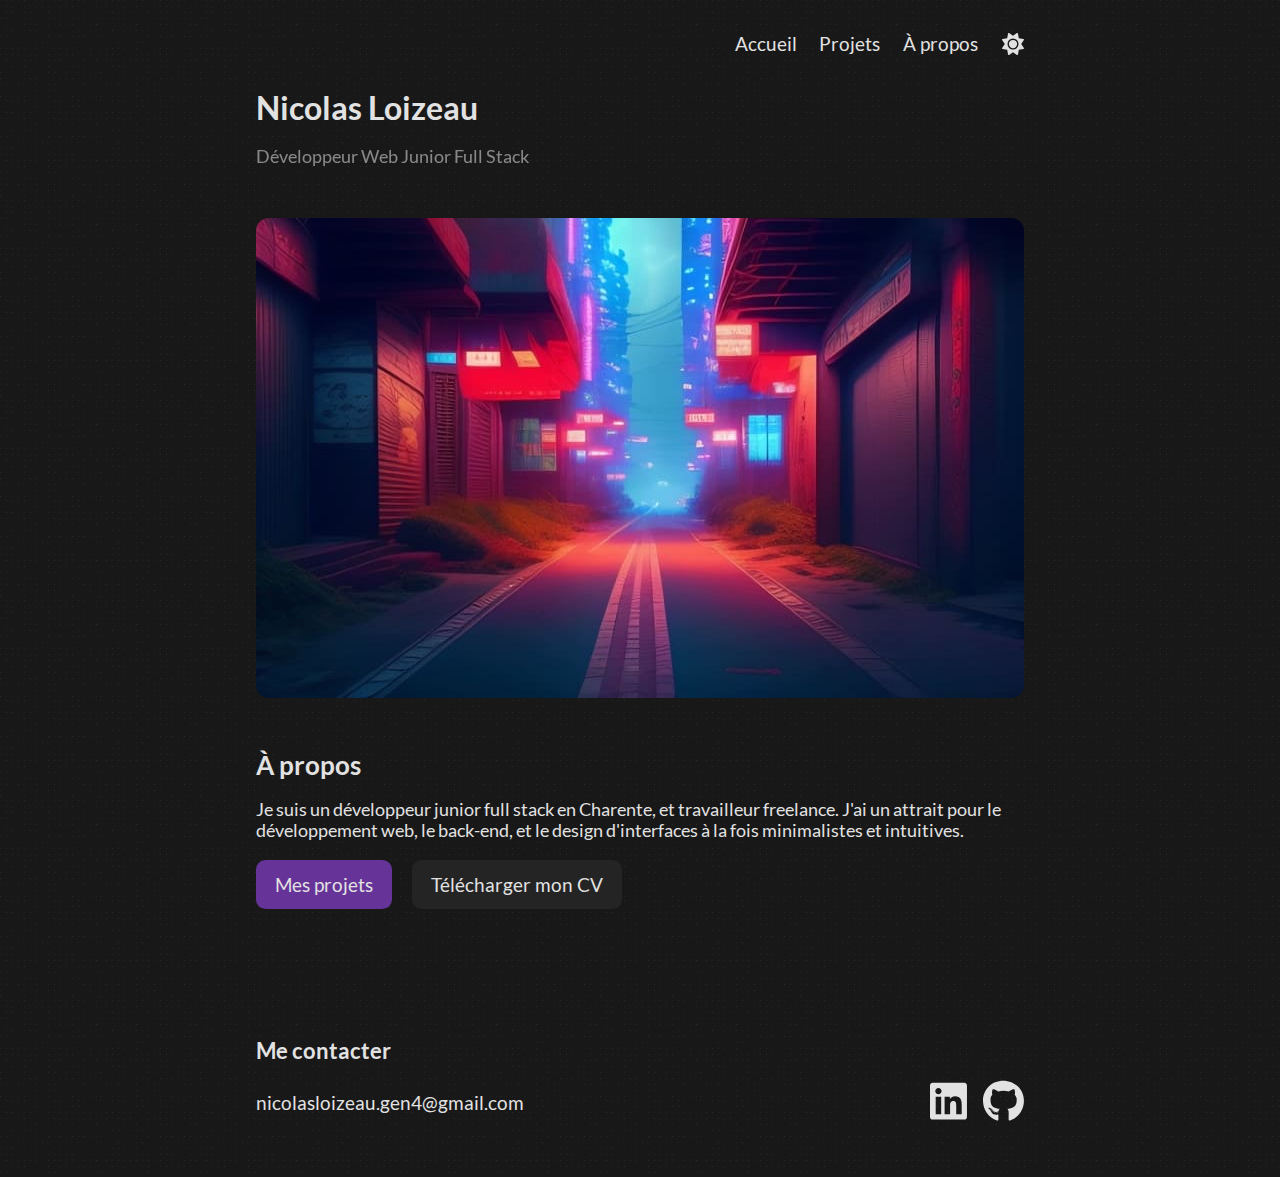
<file: index.html>
<!DOCTYPE html>
<html lang="fr">

<head>
    <meta charset="UTF-8">
    <meta http-equiv="X-UA-Compatible" content="IE=edge">
    <meta name="viewport" content="width=device-width, initial-scale=1.0">
    <meta name="description" content="Développeur web freelance en Charente Nicolas Loizeau réalise vos sites internet. 
        Référencement, site vitrine, administration web, e-commerce, sont conçus pour les professionnels">
    <meta name="author" content="Nicolas Loizeau">
    <link rel="canonical" href="https://nicolasgen4.github.io/portfolio/index.html">
    <meta property="og:locale" content="fr_FR">
    <meta property="og:type" content="website">
    <meta property="og:title" content="Développeur web Nicolas Loizeau">
    <meta property="og:image" content="https://nicolasgen4.github.io/portfolio/public/images/vignette.png">
    <meta property="og:description" content="Développeur web freelance en Charente Nicolas Loizeau réalise vos sites internet. 
    Référencement, site vitrine, administration web, e-commerce, sont conçus pour les professionnels">
    <meta property="og:url" content="https://nicolasgen4.github.io/portfolio">
    <title>Nicolas Loizeau &#124; Développeur Web</title>
    <link rel="stylesheet" href="public/css/styles.css">
    <link rel="shortcut icon" href="public/images/favicon.svg" type="image/x-icon">
    <script src="public/js/scripts.js" defer></script>
    <script src="public/js/home.js" defer></script>
</head>

<body class="wrapper flex-column dark">

    <nav>
        <ul class="main-nav flex-wrap flex-end">
            <li>
                <a href="index.html" class="link dark-link">Accueil</a>
            </li>
            <li>
                <a href="projets.html" class="link dark-link">Projets</a>
            </li>
            <li>
                <a href="apropos.html" class="link dark-link">À propos</a>
            </li>
            <li class="toggle flex-wrap flex-vcentre flex-end" id="theme">
                <img src="public/images/sun.svg" alt="Bouton de changement de thème" id="icone-theme"
                    title="Basculer le thème">
            </li>
        </ul>
    </nav>

    <main class="main-content flex-column">

        <h1>Nicolas Loizeau</h1>

        <h2 class="subtitle">Développeur Web Junior Full Stack</h2>

        <img id="home-img" src="#" alt="Portfolio Nicolas Loizeau Développeur Web Junior en Charente" width="768"
            height="480">

        <h3>À propos</h3>

        <p>Je suis un développeur junior full stack en Charente, et travailleur freelance. J'ai un attrait pour le
            développement web, le back-end,
            et le design d'interfaces à la fois minimalistes et intuitives.</p>

        <div id="home-buttons" class="flex-wrap">
            <a href="projets.html" class="purple-button button">Mes projets</a>
            <a href="public/images/cv_nicolasloizeau.pdf" class="dark-link dark-button button">Télécharger mon CV</a>
        </div>

        <a href="#" id="page-up" class="link dark-link">&#8743;</a>

    </main>

    <footer class="flex-column">
        <h4>Me contacter</h4>
        <div class="flex-wrap flex-vcentre flex-btw gap">
            <a href="mailto:nicolasloizeau.gen4@gmail.com" class="link dark-link">
                nicolasloizeau.gen4@gmail.com
            </a>
            <div class="flex-wrap gap">
                <a href="https://www.linkedin.com/in/nicolasdev/" class="dark-link">
                    <svg xmlns="http://www.w3.org/2000/svg" height="2.2em" class="svg dark-svg"
                        viewBox="0 0 448 512"><!--! Font Awesome Free 6.4.0 by @fontawesome - https://fontawesome.com License - https://fontawesome.com/license (Commercial License) Copyright 2023 Fonticons, Inc. -->
                        <title>Continuer vers Linkedin</title>
                        <path
                            d="M416 32H31.9C14.3 32 0 46.5 0 64.3v383.4C0 465.5 14.3 480 31.9 480H416c17.6 0 32-14.5 32-32.3V64.3c0-17.8-14.4-32.3-32-32.3zM135.4 416H69V202.2h66.5V416zm-33.2-243c-21.3 0-38.5-17.3-38.5-38.5S80.9 96 102.2 96c21.2 0 38.5 17.3 38.5 38.5 0 21.3-17.2 38.5-38.5 38.5zm282.1 243h-66.4V312c0-24.8-.5-56.7-34.5-56.7-34.6 0-39.9 27-39.9 54.9V416h-66.4V202.2h63.7v29.2h.9c8.9-16.8 30.6-34.5 62.9-34.5 67.2 0 79.7 44.3 79.7 101.9V416z" />
                    </svg>
                    <span class="screen-reader screen-reader-focus">Mon linkedin</span>

                </a>
                <a href="https://github.com/nicolasgen4" class="dark-link">
                    <svg xmlns="http://www.w3.org/2000/svg" height="2.2em" class="svg dark-svg"
                        viewBox="0 0 496 512"><!--! Font Awesome Free 6.4.0 by @fontawesome - https://fontawesome.com License - https://fontawesome.com/license (Commercial License) Copyright 2023 Fonticons, Inc. -->
                        <title>Continuer vers Github</title>
                        <path
                            d="M165.9 397.4c0 2-2.3 3.6-5.2 3.6-3.3.3-5.6-1.3-5.6-3.6 0-2 2.3-3.6 5.2-3.6 3-.3 5.6 1.3 5.6 3.6zm-31.1-4.5c-.7 2 1.3 4.3 4.3 4.9 2.6 1 5.6 0 6.2-2s-1.3-4.3-4.3-5.2c-2.6-.7-5.5.3-6.2 2.3zm44.2-1.7c-2.9.7-4.9 2.6-4.6 4.9.3 2 2.9 3.3 5.9 2.6 2.9-.7 4.9-2.6 4.6-4.6-.3-1.9-3-3.2-5.9-2.9zM244.8 8C106.1 8 0 113.3 0 252c0 110.9 69.8 205.8 169.5 239.2 12.8 2.3 17.3-5.6 17.3-12.1 0-6.2-.3-40.4-.3-61.4 0 0-70 15-84.7-29.8 0 0-11.4-29.1-27.8-36.6 0 0-22.9-15.7 1.6-15.4 0 0 24.9 2 38.6 25.8 21.9 38.6 58.6 27.5 72.9 20.9 2.3-16 8.8-27.1 16-33.7-55.9-6.2-112.3-14.3-112.3-110.5 0-27.5 7.6-41.3 23.6-58.9-2.6-6.5-11.1-33.3 2.6-67.9 20.9-6.5 69 27 69 27 20-5.6 41.5-8.5 62.8-8.5s42.8 2.9 62.8 8.5c0 0 48.1-33.6 69-27 13.7 34.7 5.2 61.4 2.6 67.9 16 17.7 25.8 31.5 25.8 58.9 0 96.5-58.9 104.2-114.8 110.5 9.2 7.9 17 22.9 17 46.4 0 33.7-.3 75.4-.3 83.6 0 6.5 4.6 14.4 17.3 12.1C428.2 457.8 496 362.9 496 252 496 113.3 383.5 8 244.8 8zM97.2 352.9c-1.3 1-1 3.3.7 5.2 1.6 1.6 3.9 2.3 5.2 1 1.3-1 1-3.3-.7-5.2-1.6-1.6-3.9-2.3-5.2-1zm-10.8-8.1c-.7 1.3.3 2.9 2.3 3.9 1.6 1 3.6.7 4.3-.7.7-1.3-.3-2.9-2.3-3.9-2-.6-3.6-.3-4.3.7zm32.4 35.6c-1.6 1.3-1 4.3 1.3 6.2 2.3 2.3 5.2 2.6 6.5 1 1.3-1.3.7-4.3-1.3-6.2-2.2-2.3-5.2-2.6-6.5-1zm-11.4-14.7c-1.6 1-1.6 3.6 0 5.9 1.6 2.3 4.3 3.3 5.6 2.3 1.6-1.3 1.6-3.9 0-6.2-1.4-2.3-4-3.3-5.6-2z" />
                    </svg>
                    <span class="screen-reader screen-reader-focus">Mon Github</span>
                </a>
            </div>
        </div>
    </footer>

</body>

</html>
</file>
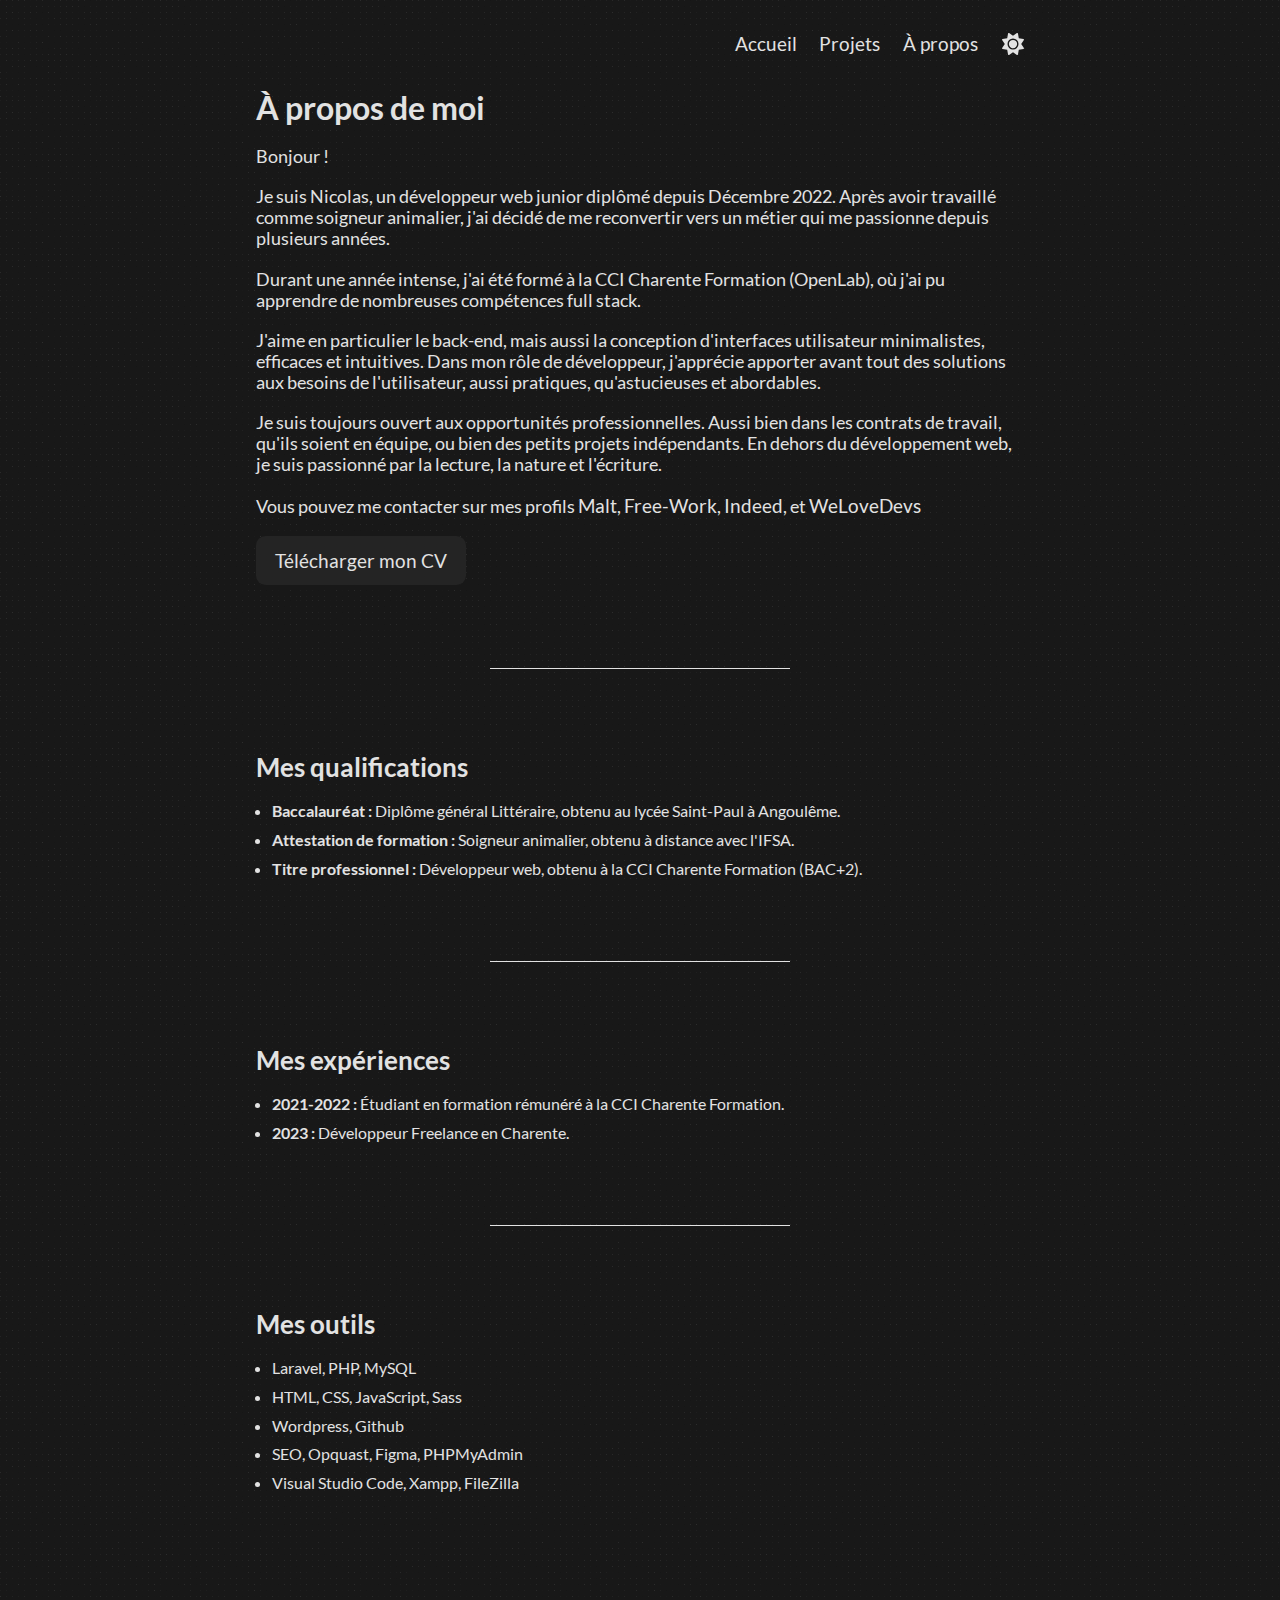
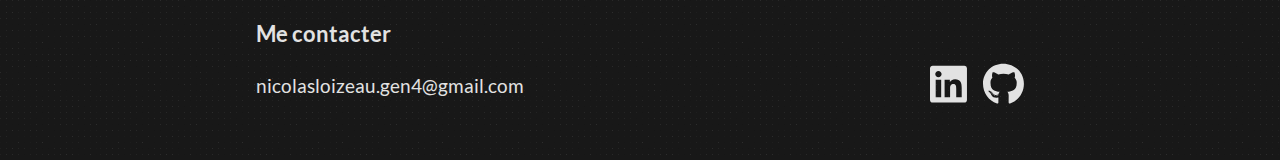
<file: apropos.html>
<!DOCTYPE html>
<html lang="fr">

<head>
    <meta charset="UTF-8">
    <meta http-equiv="X-UA-Compatible" content="IE=edge">
    <meta name="viewport" content="width=device-width, initial-scale=1.0">
    <meta name="description" content="Développeur web freelance en Charente Nicolas Loizeau réalise vos sites internet. 
    Référencement, site vitrine, administration web, e-commerce, sont conçus pour les professionnels">
    <meta name="author" content="Nicolas Loizeau">
    <link rel="canonical" href="https://nicolasgen4.github.io/portfolio/apropos.html">
    <meta property="og:locale" content="fr_FR">
    <meta property="og:type" content="website">
    <meta property="og:title" content="Développeur web Nicolas Loizeau">
    <meta property="og:image" content="https://nicolasgen4.github.io/portfolio/public/images/vignette.png">
    <meta property="og:description" content="Développeur web freelance en Charente Nicolas Loizeau réalise vos sites internet. 
    Référencement, site vitrine, administration web, e-commerce, sont conçus pour les professionnels">
    <meta property="og:url" content="https://nicolasgen4.github.io/portfolio">
    <title>Nicolas Loizeau &#124; À propos</title>
    <link rel="stylesheet" href="public/css/styles.css">
    <link rel="shortcut icon" href="public/images/favicon.svg" type="image/x-icon">
    <script src="public/js/scripts.js" defer></script>
</head>

<body class="wrapper flex-column dark">

    <nav>
        <ul class="main-nav flex-wrap flex-end">
            <li>
                <a href="index.html" class="link dark-link">Accueil</a>
            </li>
            <li>
                <a href="projets.html" class="link dark-link">Projets</a>
            </li>
            <li>
                <a href="apropos.html" class="link dark-link">À propos</a>
            </li>
            <li class="toggle flex-wrap flex-vcentre flex-end" id="theme">
                <img src="public/images/sun.svg" alt="Bouton de changement de thème" id="icone-theme"
                    title="Basculer le thème">
            </li>
        </ul>
    </nav>

    <main class="main-content flex-column">

        <h1>À propos de moi</h1>

        <p>Bonjour !</p>
        <p>Je suis Nicolas, un développeur web junior diplômé depuis Décembre 2022. Après avoir travaillé comme
            soigneur animalier, j'ai décidé de me reconvertir vers un métier qui me passionne depuis plusieurs
            années.
        </p>
        <p> Durant une année intense, j'ai été formé à la CCI Charente Formation (OpenLab), où j'ai pu apprendre
            de nombreuses compétences full stack.</p>
        <p>J'aime en particulier le back-end, mais aussi la conception d'interfaces utilisateur minimalistes,
            efficaces et intuitives. Dans mon rôle de développeur, j'apprécie apporter avant tout des solutions
            aux besoins de l'utilisateur, aussi pratiques, qu'astucieuses et abordables.
        </p>
        <p>Je suis toujours ouvert aux opportunités professionnelles. Aussi bien dans les contrats de travail,
            qu'ils soient en équipe, ou bien des petits projets indépendants.
            En dehors du développement web, je suis passionné par la lecture, la nature et l'écriture.
        </p>
        <p>Vous pouvez me contacter sur mes profils
            <a href="https://www.malt.fr/profile/nicolasloizeau" class="link dark-link">Malt</a>,
            <a href="https://www.free-work.com/fr/tech-it" class="link dark-link">Free-Work</a>,
            <a href="https://profile.indeed.com/p/nicolasl-24f445q" class="link dark-link">Indeed</a>, et
            <a href="https://welovedevs.com/app/fr/developer/nicolas-developpeur-web-junior-full-stack"
                class="link dark-link">WeLoveDevs</a>
        </p>

        <a href="public/images/cv_nicolasloizeau.pdf" class="dark-link dark-button button">Télécharger mon CV</a>

        <hr class="hr dark-hr">

        <h3>Mes qualifications</h3>

        <ul class="tools flex-column">
            <li>
                <strong>Baccalauréat : </strong>Diplôme général Littéraire, obtenu au lycée Saint-Paul à Angoulême.
            </li>
            <li>
                <strong>Attestation de formation : </strong>Soigneur animalier, obtenu à distance avec l'IFSA.
            </li>
            <li>
                <strong>Titre professionnel : </strong>Développeur web, obtenu à la CCI Charente Formation (BAC+2).
            </li>
        </ul>

        <hr class="hr dark-hr">

        <h3>Mes expériences</h3>

        <ul class="tools flex-column">
            <li>
                <strong>2021-2022 : </strong>Étudiant en formation rémunéré à la CCI Charente Formation.
            </li>
            <li>
                <strong>2023 : </strong>Développeur Freelance en Charente.
            </li>
        </ul>

        <hr class="hr dark-hr">

        <h3>Mes outils</h3>

        <ul class="tools flex-column">
            <li>Laravel, PHP, MySQL</li>
            <li>HTML, CSS, JavaScript, Sass</li>
            <li>Wordpress, Github</li>
            <li>SEO, Opquast, Figma, PHPMyAdmin</li>
            <li>Visual Studio Code, Xampp, FileZilla</li>
        </ul>

        <a href="#" id="page-up" class="link dark-link">&#8743;</a>

    </main>

    <footer class="flex-column">
        <h4>Me contacter</h4>
        <div class="flex-wrap flex-vcentre flex-btw gap">
            <a href="mailto:nicolasloizeau.gen4@gmail.com" class="link dark-link">
                nicolasloizeau.gen4@gmail.com
            </a>
            <div class="flex-wrap gap">
                <a href="https://www.linkedin.com/in/nicolasdev/" class="dark-link">
                    <svg xmlns="http://www.w3.org/2000/svg" height="2.2em" class="svg dark-svg"
                        viewBox="0 0 448 512"><!--! Font Awesome Free 6.4.0 by @fontawesome - https://fontawesome.com License - https://fontawesome.com/license (Commercial License) Copyright 2023 Fonticons, Inc. -->
                        <title>Continuer vers Linkedin</title>
                        <path
                            d="M416 32H31.9C14.3 32 0 46.5 0 64.3v383.4C0 465.5 14.3 480 31.9 480H416c17.6 0 32-14.5 32-32.3V64.3c0-17.8-14.4-32.3-32-32.3zM135.4 416H69V202.2h66.5V416zm-33.2-243c-21.3 0-38.5-17.3-38.5-38.5S80.9 96 102.2 96c21.2 0 38.5 17.3 38.5 38.5 0 21.3-17.2 38.5-38.5 38.5zm282.1 243h-66.4V312c0-24.8-.5-56.7-34.5-56.7-34.6 0-39.9 27-39.9 54.9V416h-66.4V202.2h63.7v29.2h.9c8.9-16.8 30.6-34.5 62.9-34.5 67.2 0 79.7 44.3 79.7 101.9V416z" />
                    </svg>
                    <span class="screen-reader screen-reader-focus">Mon linkedin</span>

                </a>
                <a href="https://github.com/nicolasgen4" class="dark-link">
                    <svg xmlns="http://www.w3.org/2000/svg" height="2.2em" class="svg dark-svg"
                        viewBox="0 0 496 512"><!--! Font Awesome Free 6.4.0 by @fontawesome - https://fontawesome.com License - https://fontawesome.com/license (Commercial License) Copyright 2023 Fonticons, Inc. -->
                        <title>Continuer vers Github</title>
                        <path
                            d="M165.9 397.4c0 2-2.3 3.6-5.2 3.6-3.3.3-5.6-1.3-5.6-3.6 0-2 2.3-3.6 5.2-3.6 3-.3 5.6 1.3 5.6 3.6zm-31.1-4.5c-.7 2 1.3 4.3 4.3 4.9 2.6 1 5.6 0 6.2-2s-1.3-4.3-4.3-5.2c-2.6-.7-5.5.3-6.2 2.3zm44.2-1.7c-2.9.7-4.9 2.6-4.6 4.9.3 2 2.9 3.3 5.9 2.6 2.9-.7 4.9-2.6 4.6-4.6-.3-1.9-3-3.2-5.9-2.9zM244.8 8C106.1 8 0 113.3 0 252c0 110.9 69.8 205.8 169.5 239.2 12.8 2.3 17.3-5.6 17.3-12.1 0-6.2-.3-40.4-.3-61.4 0 0-70 15-84.7-29.8 0 0-11.4-29.1-27.8-36.6 0 0-22.9-15.7 1.6-15.4 0 0 24.9 2 38.6 25.8 21.9 38.6 58.6 27.5 72.9 20.9 2.3-16 8.8-27.1 16-33.7-55.9-6.2-112.3-14.3-112.3-110.5 0-27.5 7.6-41.3 23.6-58.9-2.6-6.5-11.1-33.3 2.6-67.9 20.9-6.5 69 27 69 27 20-5.6 41.5-8.5 62.8-8.5s42.8 2.9 62.8 8.5c0 0 48.1-33.6 69-27 13.7 34.7 5.2 61.4 2.6 67.9 16 17.7 25.8 31.5 25.8 58.9 0 96.5-58.9 104.2-114.8 110.5 9.2 7.9 17 22.9 17 46.4 0 33.7-.3 75.4-.3 83.6 0 6.5 4.6 14.4 17.3 12.1C428.2 457.8 496 362.9 496 252 496 113.3 383.5 8 244.8 8zM97.2 352.9c-1.3 1-1 3.3.7 5.2 1.6 1.6 3.9 2.3 5.2 1 1.3-1 1-3.3-.7-5.2-1.6-1.6-3.9-2.3-5.2-1zm-10.8-8.1c-.7 1.3.3 2.9 2.3 3.9 1.6 1 3.6.7 4.3-.7.7-1.3-.3-2.9-2.3-3.9-2-.6-3.6-.3-4.3.7zm32.4 35.6c-1.6 1.3-1 4.3 1.3 6.2 2.3 2.3 5.2 2.6 6.5 1 1.3-1.3.7-4.3-1.3-6.2-2.2-2.3-5.2-2.6-6.5-1zm-11.4-14.7c-1.6 1-1.6 3.6 0 5.9 1.6 2.3 4.3 3.3 5.6 2.3 1.6-1.3 1.6-3.9 0-6.2-1.4-2.3-4-3.3-5.6-2z" />
                    </svg>
                    <span class="screen-reader screen-reader-focus">Mon Github</span>
                </a>
            </div>
        </div>
    </footer>

</body>

</html>
</file>
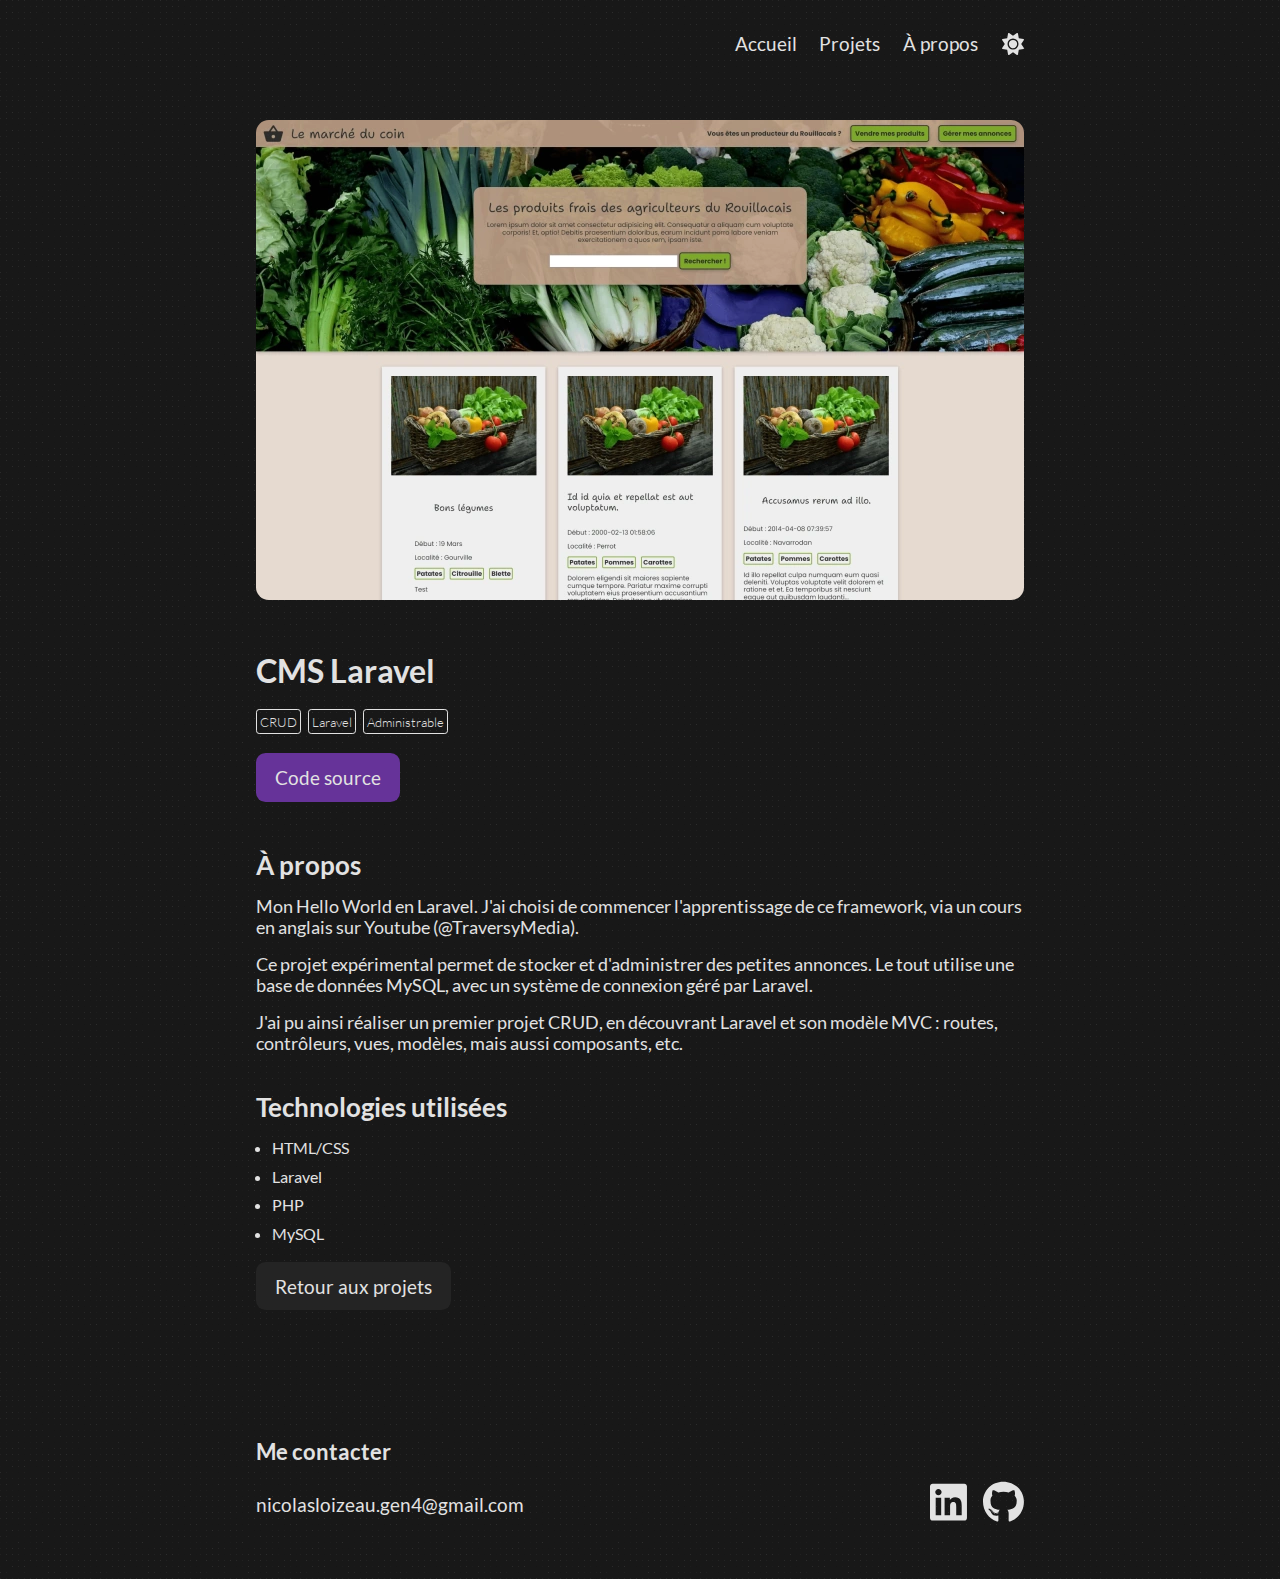
<file: cms-laravel.html>
<!DOCTYPE html>
<html lang="fr">

<head>
    <meta charset="UTF-8">
    <meta http-equiv="X-UA-Compatible" content="IE=edge">
    <meta name="viewport" content="width=device-width, initial-scale=1.0">
    <meta name="description" content="Développeur web freelance en Charente Nicolas Loizeau réalise vos sites internet. 
    Référencement, site vitrine, administration web, e-commerce, sont conçus pour les professionnels">
    <meta name="author" content="Nicolas Loizeau">
    <link rel="canonical" href="https://nicolasgen4.github.io/portfolio/cms-laravel.html">
    <meta property="og:locale" content="fr_FR">
    <meta property="og:type" content="website">
    <meta property="og:title" content="Développeur web Nicolas Loizeau">
    <meta property="og:image" content="https://nicolasgen4.github.io/portfolio/public/images/vignette.png">
    <meta property="og:description" content="Développeur web freelance en Charente Nicolas Loizeau réalise vos sites internet. 
    Référencement, site vitrine, administration web, e-commerce, sont conçus pour les professionnels">
    <meta property="og:url" content="https://nicolasgen4.github.io/portfolio">
    <title>Nicolas Loizeau &#124; CMS Laravel</title>
    <link rel="stylesheet" href="public/css/styles.css">
    <link rel="shortcut icon" href="public/images/favicon.svg" type="image/x-icon">
    <script src="public/js/scripts.js" defer></script>
</head>

<body class="wrapper flex-column dark">

    <nav>
        <ul class="main-nav flex-wrap flex-end">
            <li>
                <a href="index.html" class="link dark-link">Accueil</a>
            </li>
            <li>
                <a href="projets.html" class="link dark-link">Projets</a>
            </li>
            <li>
                <a href="apropos.html" class="link dark-link">À propos</a>
            </li>
            <li class="toggle flex-wrap flex-vcentre flex-end" id="theme">
                <img src="public/images/sun.svg" alt="Bouton de changement de thème" id="icone-theme"
                    title="Basculer le thème">
            </li>
        </ul>
    </nav>

    <main class="main-content flex-column projet">


        <img src="public/images/projets/laravel-cms.webp" alt="CMS Laravel" width="768" height="480">

        <h1>CMS Laravel</h1>

        <div class="tags flex-wrap">
            <strong class="tag dark-tag">CRUD</strong>
            <strong class="tag dark-tag">Laravel</strong>
            <strong class="tag dark-tag">Administrable</strong>
        </div>

        <a href="https://github.com/nicolasgen4/marche-du-coin" class="purple-button button" title="Voir sur Github">
            Code source</a>

        <div class="infos flex-column">
            <section class="flex-column">
                <h3>À propos</h3>

                <p>Mon Hello World en Laravel. J'ai choisi de commencer l'apprentissage de ce framework,
                    via un cours en anglais sur Youtube (@TraversyMedia).
                </p>
                <p>Ce projet expérimental permet de stocker et d'administrer des petites annonces. Le tout
                    utilise une base de données MySQL, avec un système de connexion géré par Laravel.
                </p>
                <p>J'ai pu ainsi réaliser un premier projet CRUD, en découvrant Laravel et son modèle MVC :
                    routes, contrôleurs, vues, modèles, mais aussi composants, etc.
                </p>
            </section>

            <section class="flex-column">
                <h3>Technologies utilisées</h3>

                <ul class="tools flex-column">
                    <li>HTML/CSS</li>
                    <li>Laravel</li>
                    <li>PHP</li>
                    <li>MySQL</li>
                </ul>
            </section>
        </div>

        <a href="projets.html" class="dark-link dark-button button">Retour aux projets</a>

        <a href="#" id="page-up" class="link dark-link">&#8743;</a>

    </main>

    <footer class="flex-column">
        <h4>Me contacter</h4>
        <div class="flex-wrap flex-vcentre flex-btw gap">
            <a href="mailto:nicolasloizeau.gen4@gmail.com" class="link dark-link">
                nicolasloizeau.gen4@gmail.com
            </a>
            <div class="flex-wrap gap">
                <a href="https://www.linkedin.com/in/nicolasdev/" class="dark-link">
                    <svg xmlns="http://www.w3.org/2000/svg" height="2.2em" class="svg dark-svg"
                        viewBox="0 0 448 512"><!--! Font Awesome Free 6.4.0 by @fontawesome - https://fontawesome.com License - https://fontawesome.com/license (Commercial License) Copyright 2023 Fonticons, Inc. -->
                        <title>Continuer vers Linkedin</title>
                        <path
                            d="M416 32H31.9C14.3 32 0 46.5 0 64.3v383.4C0 465.5 14.3 480 31.9 480H416c17.6 0 32-14.5 32-32.3V64.3c0-17.8-14.4-32.3-32-32.3zM135.4 416H69V202.2h66.5V416zm-33.2-243c-21.3 0-38.5-17.3-38.5-38.5S80.9 96 102.2 96c21.2 0 38.5 17.3 38.5 38.5 0 21.3-17.2 38.5-38.5 38.5zm282.1 243h-66.4V312c0-24.8-.5-56.7-34.5-56.7-34.6 0-39.9 27-39.9 54.9V416h-66.4V202.2h63.7v29.2h.9c8.9-16.8 30.6-34.5 62.9-34.5 67.2 0 79.7 44.3 79.7 101.9V416z" />
                    </svg>
                    <span class="screen-reader screen-reader-focus">Mon linkedin</span>

                </a>
                <a href="https://github.com/nicolasgen4" class="dark-link">
                    <svg xmlns="http://www.w3.org/2000/svg" height="2.2em" class="svg dark-svg"
                        viewBox="0 0 496 512"><!--! Font Awesome Free 6.4.0 by @fontawesome - https://fontawesome.com License - https://fontawesome.com/license (Commercial License) Copyright 2023 Fonticons, Inc. -->
                        <title>Continuer vers Github</title>
                        <path
                            d="M165.9 397.4c0 2-2.3 3.6-5.2 3.6-3.3.3-5.6-1.3-5.6-3.6 0-2 2.3-3.6 5.2-3.6 3-.3 5.6 1.3 5.6 3.6zm-31.1-4.5c-.7 2 1.3 4.3 4.3 4.9 2.6 1 5.6 0 6.2-2s-1.3-4.3-4.3-5.2c-2.6-.7-5.5.3-6.2 2.3zm44.2-1.7c-2.9.7-4.9 2.6-4.6 4.9.3 2 2.9 3.3 5.9 2.6 2.9-.7 4.9-2.6 4.6-4.6-.3-1.9-3-3.2-5.9-2.9zM244.8 8C106.1 8 0 113.3 0 252c0 110.9 69.8 205.8 169.5 239.2 12.8 2.3 17.3-5.6 17.3-12.1 0-6.2-.3-40.4-.3-61.4 0 0-70 15-84.7-29.8 0 0-11.4-29.1-27.8-36.6 0 0-22.9-15.7 1.6-15.4 0 0 24.9 2 38.6 25.8 21.9 38.6 58.6 27.5 72.9 20.9 2.3-16 8.8-27.1 16-33.7-55.9-6.2-112.3-14.3-112.3-110.5 0-27.5 7.6-41.3 23.6-58.9-2.6-6.5-11.1-33.3 2.6-67.9 20.9-6.5 69 27 69 27 20-5.6 41.5-8.5 62.8-8.5s42.8 2.9 62.8 8.5c0 0 48.1-33.6 69-27 13.7 34.7 5.2 61.4 2.6 67.9 16 17.7 25.8 31.5 25.8 58.9 0 96.5-58.9 104.2-114.8 110.5 9.2 7.9 17 22.9 17 46.4 0 33.7-.3 75.4-.3 83.6 0 6.5 4.6 14.4 17.3 12.1C428.2 457.8 496 362.9 496 252 496 113.3 383.5 8 244.8 8zM97.2 352.9c-1.3 1-1 3.3.7 5.2 1.6 1.6 3.9 2.3 5.2 1 1.3-1 1-3.3-.7-5.2-1.6-1.6-3.9-2.3-5.2-1zm-10.8-8.1c-.7 1.3.3 2.9 2.3 3.9 1.6 1 3.6.7 4.3-.7.7-1.3-.3-2.9-2.3-3.9-2-.6-3.6-.3-4.3.7zm32.4 35.6c-1.6 1.3-1 4.3 1.3 6.2 2.3 2.3 5.2 2.6 6.5 1 1.3-1.3.7-4.3-1.3-6.2-2.2-2.3-5.2-2.6-6.5-1zm-11.4-14.7c-1.6 1-1.6 3.6 0 5.9 1.6 2.3 4.3 3.3 5.6 2.3 1.6-1.3 1.6-3.9 0-6.2-1.4-2.3-4-3.3-5.6-2z" />
                    </svg>
                    <span class="screen-reader screen-reader-focus">Mon Github</span>
                </a>
            </div>
        </div>
    </footer>

</body>

</html>
</file>
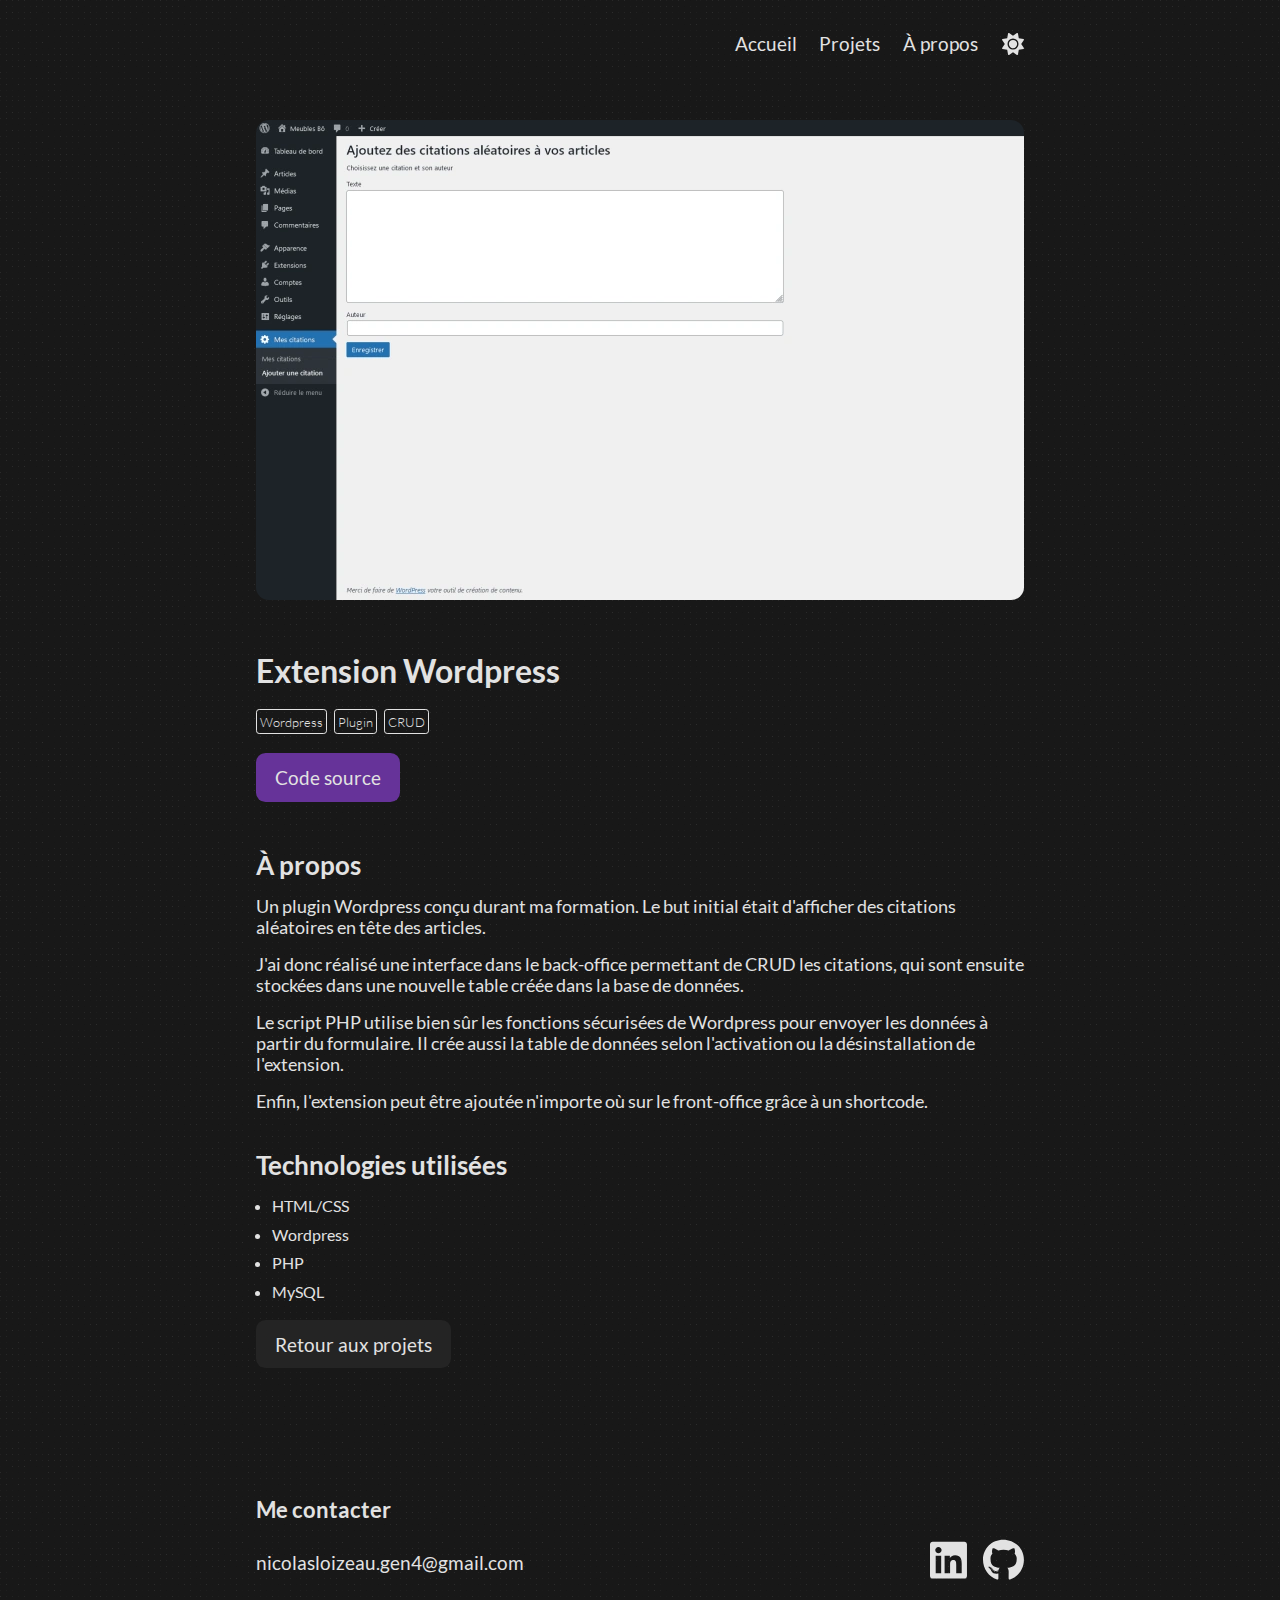
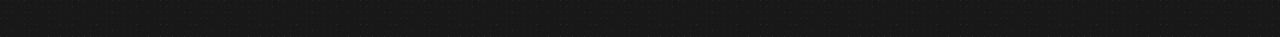
<file: extension-wp.html>
<!DOCTYPE html>
<html lang="fr">

<head>
    <meta charset="UTF-8">
    <meta http-equiv="X-UA-Compatible" content="IE=edge">
    <meta name="viewport" content="width=device-width, initial-scale=1.0">
    <meta name="description" content="Développeur web freelance en Charente Nicolas Loizeau réalise vos sites internet. 
    Référencement, site vitrine, administration web, e-commerce, sont conçus pour les professionnels">
    <meta name="author" content="Nicolas Loizeau">
    <link rel="canonical" href="https://nicolasgen4.github.io/portfolio/extension-wp.html">
    <meta property="og:locale" content="fr_FR">
    <meta property="og:type" content="website">
    <meta property="og:title" content="Développeur web Nicolas Loizeau">
    <meta property="og:image" content="https://nicolasgen4.github.io/portfolio/public/images/vignette.png">
    <meta property="og:description" content="Développeur web freelance en Charente Nicolas Loizeau réalise vos sites internet. 
    Référencement, site vitrine, administration web, e-commerce, sont conçus pour les professionnels">
    <meta property="og:url" content="https://nicolasgen4.github.io/portfolio">
    <title>Nicolas Loizeau &#124; Extension Wordpress</title>
    <link rel="stylesheet" href="public/css/styles.css">
    <link rel="shortcut icon" href="public/images/favicon.svg" type="image/x-icon">
    <script src="public/js/scripts.js" defer></script>
</head>

<body class="wrapper flex-column dark">

    <nav>
        <ul class="main-nav flex-wrap flex-end">
            <li>
                <a href="index.html" class="link dark-link">Accueil</a>
            </li>
            <li>
                <a href="projets.html" class="link dark-link">Projets</a>
            </li>
            <li>
                <a href="apropos.html" class="link dark-link">À propos</a>
            </li>
            <li class="toggle flex-wrap flex-vcentre flex-end" id="theme">
                <img src="public/images/sun.svg" alt="Bouton de changement de thème" id="icone-theme"
                    title="Basculer le thème">
            </li>
        </ul>
    </nav>

    <main class="main-content flex-column projet">


        <img src="public/images/projets/citations-aleatoires.webp" alt="Wordpress plugin" width="768" height="480"
            style="object-position: 0 0;">

        <h1>Extension Wordpress</h1>

        <div class="tags flex-wrap">
            <strong class="tag dark-tag">Wordpress</strong>
            <strong class="tag dark-tag">Plugin</strong>
            <strong class="tag dark-tag">CRUD</strong>
        </div>

        <a href="https://github.com/nicolasgen4/wp_citationsAleatoires" class="purple-button button"
            title="Voir sur Github">
            Code source</a>

        <div class="infos flex-column">
            <section class="flex-column">
                <h3>À propos</h3>

                <p>Un plugin Wordpress conçu durant ma formation. Le but initial était d'afficher des
                    citations aléatoires en tête des articles.
                </p>
                <p>J'ai donc réalisé une interface dans le back-office permettant de CRUD les citations,
                    qui sont ensuite stockées dans une nouvelle table créée dans la base de données.
                </p>
                <p>Le script PHP utilise bien sûr les fonctions sécurisées de Wordpress pour envoyer les
                    données à partir du formulaire. Il crée aussi la table de données selon l'activation ou
                    la désinstallation de l'extension.
                </p>
                <p>Enfin, l'extension peut être ajoutée n'importe où sur le front-office grâce à un shortcode.</p>
            </section>

            <section class="flex-column">
                <h3>Technologies utilisées</h3>

                <ul class="tools flex-column">
                    <li>HTML/CSS</li>
                    <li>Wordpress</li>
                    <li>PHP</li>
                    <li>MySQL</li>
                </ul>
            </section>
        </div>

        <a href="projets.html" class="dark-link dark-button button">Retour aux projets</a>

        <a href="#" id="page-up" class="link dark-link">&#8743;</a>

    </main>

    <footer class="flex-column">
        <h4>Me contacter</h4>
        <div class="flex-wrap flex-vcentre flex-btw gap">
            <a href="mailto:nicolasloizeau.gen4@gmail.com" class="link dark-link">
                nicolasloizeau.gen4@gmail.com
            </a>
            <div class="flex-wrap gap">
                <a href="https://www.linkedin.com/in/nicolasdev/" class="dark-link">
                    <svg xmlns="http://www.w3.org/2000/svg" height="2.2em" class="svg dark-svg"
                        viewBox="0 0 448 512"><!--! Font Awesome Free 6.4.0 by @fontawesome - https://fontawesome.com License - https://fontawesome.com/license (Commercial License) Copyright 2023 Fonticons, Inc. -->
                        <title>Continuer vers Linkedin</title>
                        <path
                            d="M416 32H31.9C14.3 32 0 46.5 0 64.3v383.4C0 465.5 14.3 480 31.9 480H416c17.6 0 32-14.5 32-32.3V64.3c0-17.8-14.4-32.3-32-32.3zM135.4 416H69V202.2h66.5V416zm-33.2-243c-21.3 0-38.5-17.3-38.5-38.5S80.9 96 102.2 96c21.2 0 38.5 17.3 38.5 38.5 0 21.3-17.2 38.5-38.5 38.5zm282.1 243h-66.4V312c0-24.8-.5-56.7-34.5-56.7-34.6 0-39.9 27-39.9 54.9V416h-66.4V202.2h63.7v29.2h.9c8.9-16.8 30.6-34.5 62.9-34.5 67.2 0 79.7 44.3 79.7 101.9V416z" />
                    </svg>
                    <span class="screen-reader screen-reader-focus">Mon linkedin</span>

                </a>
                <a href="https://github.com/nicolasgen4" class="dark-link">
                    <svg xmlns="http://www.w3.org/2000/svg" height="2.2em" class="svg dark-svg"
                        viewBox="0 0 496 512"><!--! Font Awesome Free 6.4.0 by @fontawesome - https://fontawesome.com License - https://fontawesome.com/license (Commercial License) Copyright 2023 Fonticons, Inc. -->
                        <title>Continuer vers Github</title>
                        <path
                            d="M165.9 397.4c0 2-2.3 3.6-5.2 3.6-3.3.3-5.6-1.3-5.6-3.6 0-2 2.3-3.6 5.2-3.6 3-.3 5.6 1.3 5.6 3.6zm-31.1-4.5c-.7 2 1.3 4.3 4.3 4.9 2.6 1 5.6 0 6.2-2s-1.3-4.3-4.3-5.2c-2.6-.7-5.5.3-6.2 2.3zm44.2-1.7c-2.9.7-4.9 2.6-4.6 4.9.3 2 2.9 3.3 5.9 2.6 2.9-.7 4.9-2.6 4.6-4.6-.3-1.9-3-3.2-5.9-2.9zM244.8 8C106.1 8 0 113.3 0 252c0 110.9 69.8 205.8 169.5 239.2 12.8 2.3 17.3-5.6 17.3-12.1 0-6.2-.3-40.4-.3-61.4 0 0-70 15-84.7-29.8 0 0-11.4-29.1-27.8-36.6 0 0-22.9-15.7 1.6-15.4 0 0 24.9 2 38.6 25.8 21.9 38.6 58.6 27.5 72.9 20.9 2.3-16 8.8-27.1 16-33.7-55.9-6.2-112.3-14.3-112.3-110.5 0-27.5 7.6-41.3 23.6-58.9-2.6-6.5-11.1-33.3 2.6-67.9 20.9-6.5 69 27 69 27 20-5.6 41.5-8.5 62.8-8.5s42.8 2.9 62.8 8.5c0 0 48.1-33.6 69-27 13.7 34.7 5.2 61.4 2.6 67.9 16 17.7 25.8 31.5 25.8 58.9 0 96.5-58.9 104.2-114.8 110.5 9.2 7.9 17 22.9 17 46.4 0 33.7-.3 75.4-.3 83.6 0 6.5 4.6 14.4 17.3 12.1C428.2 457.8 496 362.9 496 252 496 113.3 383.5 8 244.8 8zM97.2 352.9c-1.3 1-1 3.3.7 5.2 1.6 1.6 3.9 2.3 5.2 1 1.3-1 1-3.3-.7-5.2-1.6-1.6-3.9-2.3-5.2-1zm-10.8-8.1c-.7 1.3.3 2.9 2.3 3.9 1.6 1 3.6.7 4.3-.7.7-1.3-.3-2.9-2.3-3.9-2-.6-3.6-.3-4.3.7zm32.4 35.6c-1.6 1.3-1 4.3 1.3 6.2 2.3 2.3 5.2 2.6 6.5 1 1.3-1.3.7-4.3-1.3-6.2-2.2-2.3-5.2-2.6-6.5-1zm-11.4-14.7c-1.6 1-1.6 3.6 0 5.9 1.6 2.3 4.3 3.3 5.6 2.3 1.6-1.3 1.6-3.9 0-6.2-1.4-2.3-4-3.3-5.6-2z" />
                    </svg>
                    <span class="screen-reader screen-reader-focus">Mon Github</span>
                </a>
            </div>
        </div>
    </footer>

</body>

</html>
</file>
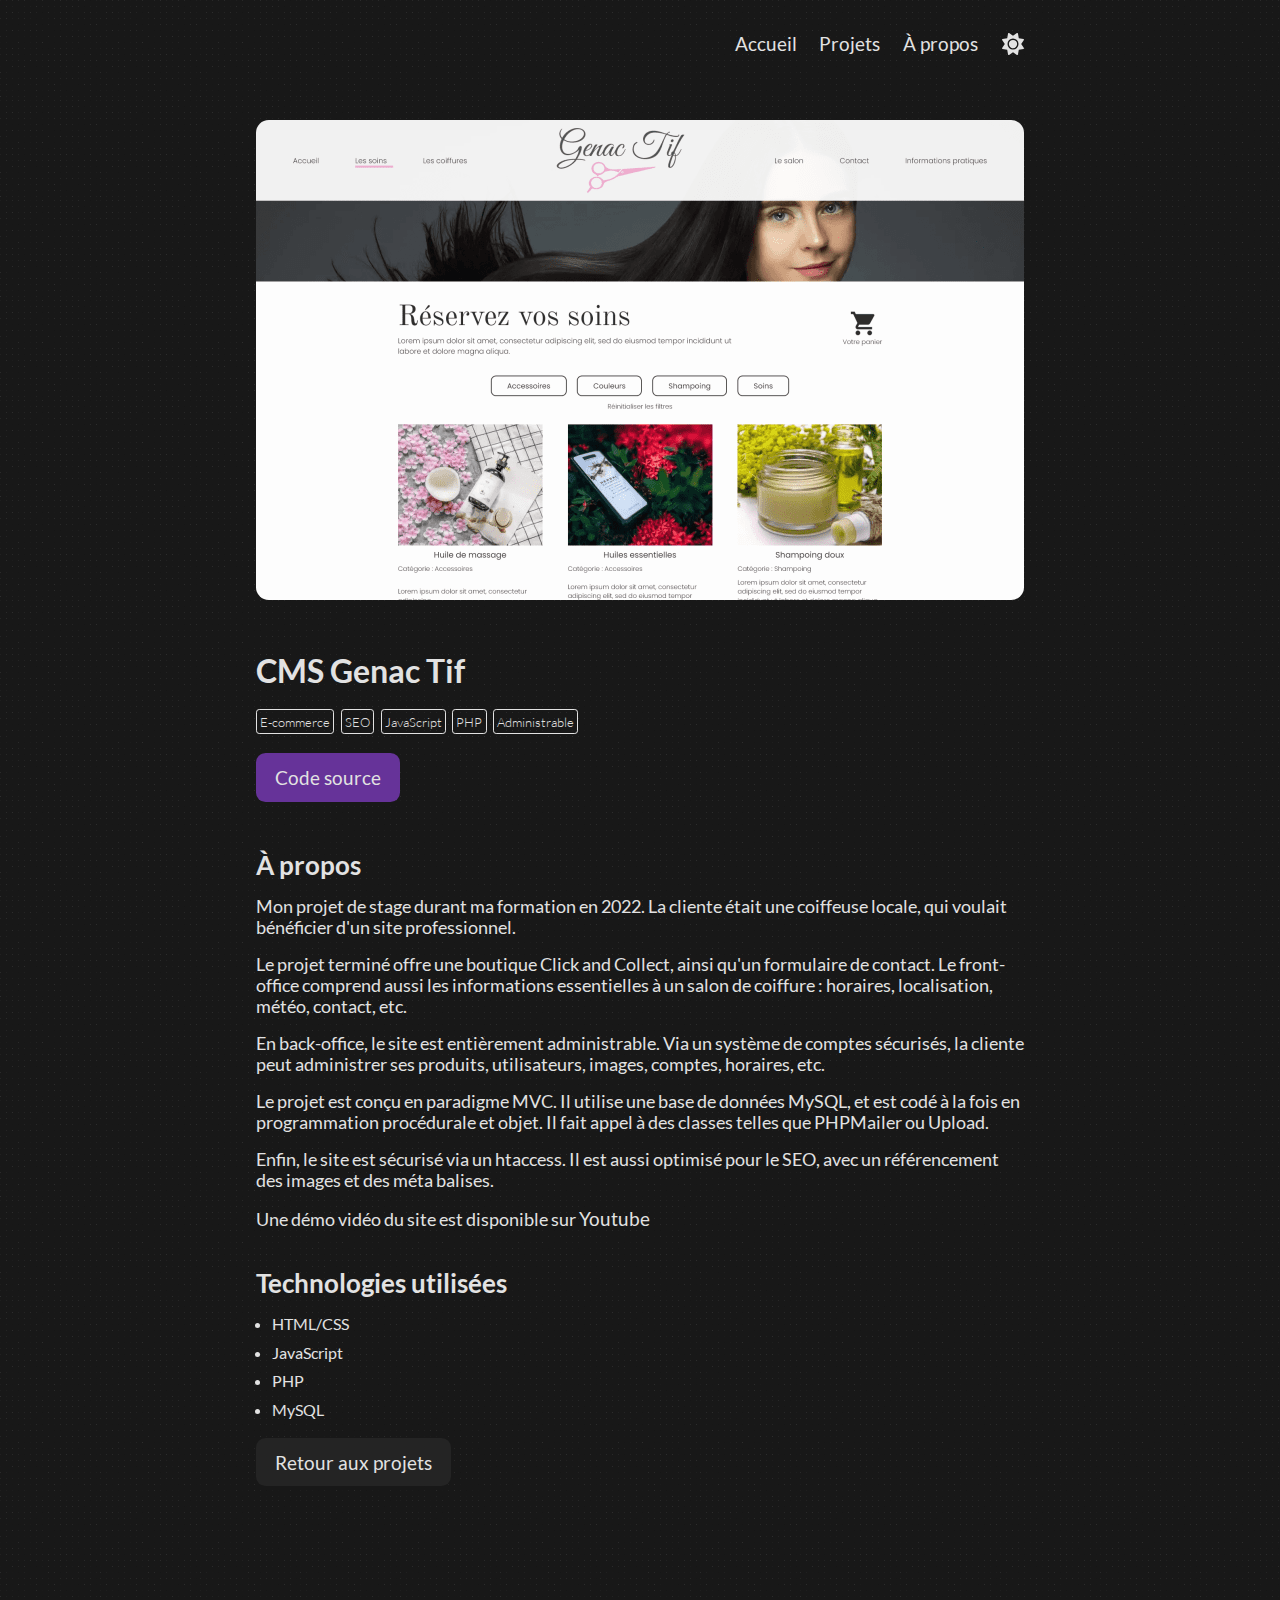
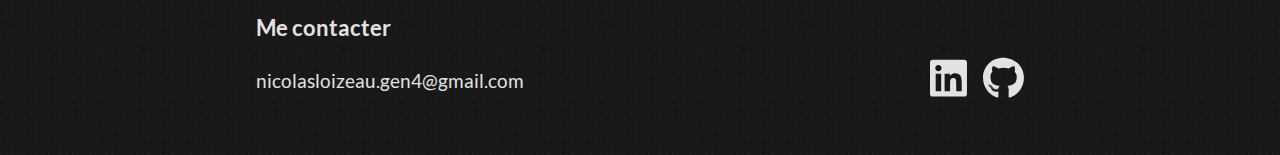
<file: genac-tif.html>
<!DOCTYPE html>
<html lang="fr">

<head>
    <meta charset="UTF-8">
    <meta http-equiv="X-UA-Compatible" content="IE=edge">
    <meta name="viewport" content="width=device-width, initial-scale=1.0">
    <meta name="description" content="Développeur web freelance en Charente Nicolas Loizeau réalise vos sites internet. 
    Référencement, site vitrine, administration web, e-commerce, sont conçus pour les professionnels">
    <meta name="author" content="Nicolas Loizeau">
    <link rel="canonical" href="https://nicolasgen4.github.io/portfolio/genac-tif.html">
    <meta property="og:locale" content="fr_FR">
    <meta property="og:type" content="website">
    <meta property="og:title" content="Développeur web Nicolas Loizeau">
    <meta property="og:image" content="https://nicolasgen4.github.io/portfolio/public/images/vignette.png">
    <meta property="og:description" content="Développeur web freelance en Charente Nicolas Loizeau réalise vos sites internet. 
    Référencement, site vitrine, administration web, e-commerce, sont conçus pour les professionnels">
    <meta property="og:url" content="https://nicolasgen4.github.io/portfolio">
    <title>Nicolas Loizeau &#124; CMS Genac Tif</title>
    <link rel="stylesheet" href="public/css/normalize.css">
    <link rel="stylesheet" href="public/css/fonts.css">
    <link rel="stylesheet" href="public/css/global.css">
    <link rel="stylesheet" href="public/css/layout.css">
    <link rel="stylesheet" href="public/css/themes.css">
    <link rel="stylesheet" href="public/css/components.css">
    <link rel="stylesheet" href="public/css/sections.css">
    <link rel="shortcut icon" href="public/images/favicon.svg" type="image/x-icon">
    <script src="public/js/scripts.js" defer></script>
</head>

<body class="wrapper flex-column dark">

    <nav>
        <ul class="main-nav flex-wrap flex-end">
            <li>
                <a href="index.html" class="link dark-link">Accueil</a>
            </li>
            <li>
                <a href="projets.html" class="link dark-link">Projets</a>
            </li>
            <li>
                <a href="apropos.html" class="link dark-link">À propos</a>
            </li>
            <li class="toggle flex-wrap flex-vcentre flex-end" id="theme">
                <img src="public/images/sun.svg" alt="Bouton de changement de thème" id="icone-theme"
                    title="Basculer le thème">
            </li>
        </ul>
    </nav>

    <main class="main-content flex-column projet">


        <img src="public/images/projets/genac-tif.png" alt="CMS PHP MySQL" width="768" height="480">

        <h1>CMS Genac Tif</h1>

        <div class="tags flex-wrap">
            <strong class="tag dark-tag">E-commerce</strong>
            <strong class="tag dark-tag">SEO</strong>
            <strong class="tag dark-tag">JavaScript</strong>
            <strong class="tag dark-tag">PHP</strong>
            <strong class="tag dark-tag">Administrable</strong>
        </div>

        <a href="https://github.com/nicolasgen4/php_AppliCRUD" class="purple-button button" title="Voir sur Github">
            Code source</a>

        <div class="infos flex-column">
            <section class="flex-column">
                <h3>À propos</h3>

                <p>Mon projet de stage durant ma formation en 2022. La cliente était une coiffeuse locale,
                    qui voulait bénéficier d'un site professionnel.
                </p>
                <p>Le projet terminé offre une boutique Click and Collect, ainsi qu'un formulaire de contact.
                    Le front-office comprend aussi les informations essentielles à un salon de coiffure :
                    horaires, localisation, météo, contact, etc.
                </p>
                <p>En back-office, le site est entièrement administrable. Via un système de comptes sécurisés, la
                    cliente peut administrer ses produits, utilisateurs, images, comptes, horaires, etc.
                </p>
                <p>Le projet est conçu en paradigme MVC. Il utilise une base de données MySQL, et est codé à la fois
                    en programmation procédurale et objet. Il fait appel à des classes telles que PHPMailer ou Upload.
                </p>
                <p>Enfin, le site est sécurisé via un htaccess. Il est aussi optimisé pour le SEO, avec un référencement
                    des images et des méta balises.
                </p>
                <p>Une démo vidéo du site est disponible sur <a href="https://youtu.be/WBh7ODt-QYg"
                        class="link dark-link">Youtube</a></p>
            </section>

            <section class="flex-column">
                <h3>Technologies utilisées</h3>

                <ul class="tools flex-column">
                    <li>HTML/CSS</li>
                    <li>JavaScript</li>
                    <li>PHP</li>
                    <li>MySQL</li>
                </ul>
            </section>
        </div>

        <a href="projets.html" class="dark-link dark-button button">Retour aux projets</a>

        <a href="#" id="page-up" class="link dark-link">&#8743;</a>

    </main>

    <footer class="flex-column">
        <h4>Me contacter</h4>
        <div class="flex-wrap flex-vcentre flex-btw gap">
            <a href="mailto:nicolasloizeau.gen4@gmail.com" class="link dark-link">
                nicolasloizeau.gen4@gmail.com
            </a>
            <div class="flex-wrap gap">
                <a href="https://www.linkedin.com/in/nicolasdev/" class="dark-link">
                    <svg xmlns="http://www.w3.org/2000/svg" height="2.2em" class="svg dark-svg"
                        viewBox="0 0 448 512"><!--! Font Awesome Free 6.4.0 by @fontawesome - https://fontawesome.com License - https://fontawesome.com/license (Commercial License) Copyright 2023 Fonticons, Inc. -->
                        <title>Continuer vers Linkedin</title>
                        <path
                            d="M416 32H31.9C14.3 32 0 46.5 0 64.3v383.4C0 465.5 14.3 480 31.9 480H416c17.6 0 32-14.5 32-32.3V64.3c0-17.8-14.4-32.3-32-32.3zM135.4 416H69V202.2h66.5V416zm-33.2-243c-21.3 0-38.5-17.3-38.5-38.5S80.9 96 102.2 96c21.2 0 38.5 17.3 38.5 38.5 0 21.3-17.2 38.5-38.5 38.5zm282.1 243h-66.4V312c0-24.8-.5-56.7-34.5-56.7-34.6 0-39.9 27-39.9 54.9V416h-66.4V202.2h63.7v29.2h.9c8.9-16.8 30.6-34.5 62.9-34.5 67.2 0 79.7 44.3 79.7 101.9V416z" />
                    </svg>
                    <span class="screen-reader screen-reader-focus">Mon linkedin</span>

                </a>
                <a href="https://github.com/nicolasgen4" class="dark-link">
                    <svg xmlns="http://www.w3.org/2000/svg" height="2.2em" class="svg dark-svg"
                        viewBox="0 0 496 512"><!--! Font Awesome Free 6.4.0 by @fontawesome - https://fontawesome.com License - https://fontawesome.com/license (Commercial License) Copyright 2023 Fonticons, Inc. -->
                        <title>Continuer vers Github</title>
                        <path
                            d="M165.9 397.4c0 2-2.3 3.6-5.2 3.6-3.3.3-5.6-1.3-5.6-3.6 0-2 2.3-3.6 5.2-3.6 3-.3 5.6 1.3 5.6 3.6zm-31.1-4.5c-.7 2 1.3 4.3 4.3 4.9 2.6 1 5.6 0 6.2-2s-1.3-4.3-4.3-5.2c-2.6-.7-5.5.3-6.2 2.3zm44.2-1.7c-2.9.7-4.9 2.6-4.6 4.9.3 2 2.9 3.3 5.9 2.6 2.9-.7 4.9-2.6 4.6-4.6-.3-1.9-3-3.2-5.9-2.9zM244.8 8C106.1 8 0 113.3 0 252c0 110.9 69.8 205.8 169.5 239.2 12.8 2.3 17.3-5.6 17.3-12.1 0-6.2-.3-40.4-.3-61.4 0 0-70 15-84.7-29.8 0 0-11.4-29.1-27.8-36.6 0 0-22.9-15.7 1.6-15.4 0 0 24.9 2 38.6 25.8 21.9 38.6 58.6 27.5 72.9 20.9 2.3-16 8.8-27.1 16-33.7-55.9-6.2-112.3-14.3-112.3-110.5 0-27.5 7.6-41.3 23.6-58.9-2.6-6.5-11.1-33.3 2.6-67.9 20.9-6.5 69 27 69 27 20-5.6 41.5-8.5 62.8-8.5s42.8 2.9 62.8 8.5c0 0 48.1-33.6 69-27 13.7 34.7 5.2 61.4 2.6 67.9 16 17.7 25.8 31.5 25.8 58.9 0 96.5-58.9 104.2-114.8 110.5 9.2 7.9 17 22.9 17 46.4 0 33.7-.3 75.4-.3 83.6 0 6.5 4.6 14.4 17.3 12.1C428.2 457.8 496 362.9 496 252 496 113.3 383.5 8 244.8 8zM97.2 352.9c-1.3 1-1 3.3.7 5.2 1.6 1.6 3.9 2.3 5.2 1 1.3-1 1-3.3-.7-5.2-1.6-1.6-3.9-2.3-5.2-1zm-10.8-8.1c-.7 1.3.3 2.9 2.3 3.9 1.6 1 3.6.7 4.3-.7.7-1.3-.3-2.9-2.3-3.9-2-.6-3.6-.3-4.3.7zm32.4 35.6c-1.6 1.3-1 4.3 1.3 6.2 2.3 2.3 5.2 2.6 6.5 1 1.3-1.3.7-4.3-1.3-6.2-2.2-2.3-5.2-2.6-6.5-1zm-11.4-14.7c-1.6 1-1.6 3.6 0 5.9 1.6 2.3 4.3 3.3 5.6 2.3 1.6-1.3 1.6-3.9 0-6.2-1.4-2.3-4-3.3-5.6-2z" />
                    </svg>
                    <span class="screen-reader screen-reader-focus">Mon Github</span>
                </a>
            </div>
        </div>
    </footer>

</body>

</html>
</file>
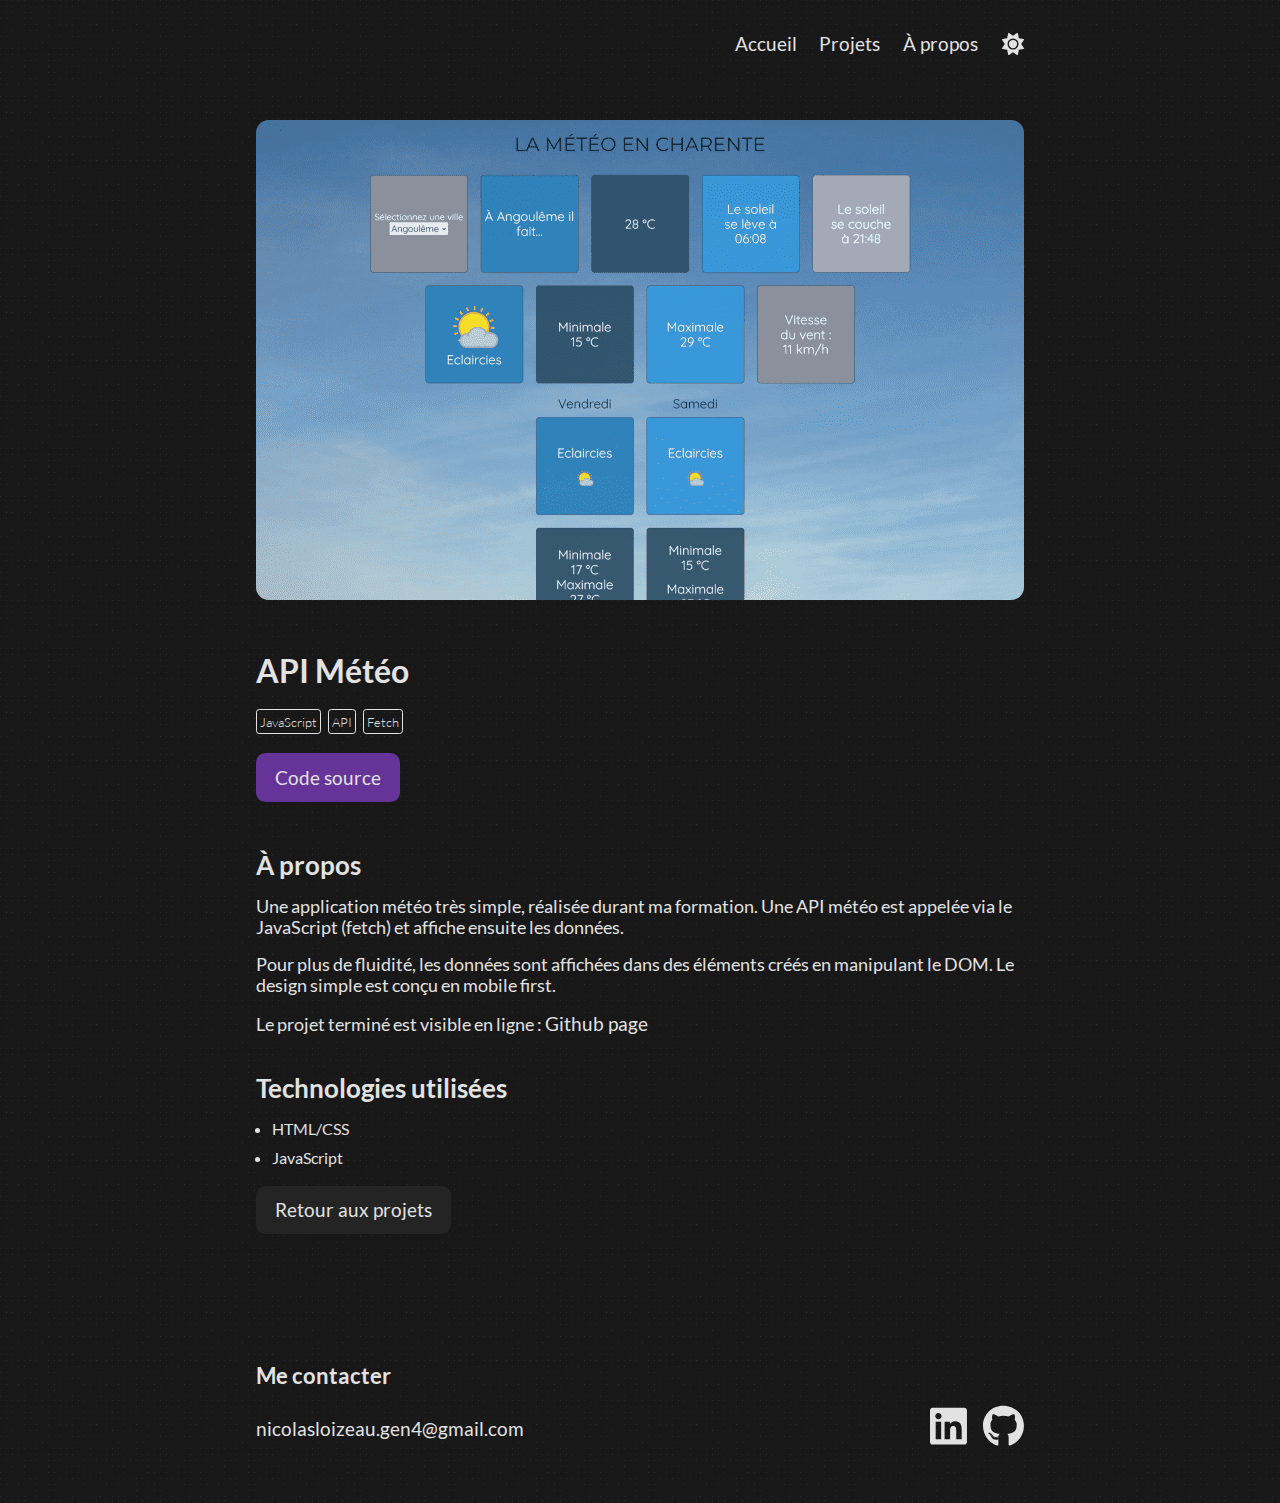
<file: meteo.html>
<!DOCTYPE html>
<html lang="fr">

<head>
    <meta charset="UTF-8">
    <meta http-equiv="X-UA-Compatible" content="IE=edge">
    <meta name="viewport" content="width=device-width, initial-scale=1.0">
    <meta name="description" content="Développeur web freelance en Charente Nicolas Loizeau réalise vos sites internet. 
    Référencement, site vitrine, administration web, e-commerce, sont conçus pour les professionnels">
    <meta name="author" content="Nicolas Loizeau">
    <link rel="canonical" href="https://nicolasgen4.github.io/portfolio/meteo.html">
    <meta property="og:locale" content="fr_FR">
    <meta property="og:type" content="website">
    <meta property="og:title" content="Développeur web Nicolas Loizeau">
    <meta property="og:image" content="https://nicolasgen4.github.io/portfolio/public/images/vignette.png">
    <meta property="og:description" content="Développeur web freelance en Charente Nicolas Loizeau réalise vos sites internet. 
    Référencement, site vitrine, administration web, e-commerce, sont conçus pour les professionnels">
    <meta property="og:url" content="https://nicolasgen4.github.io/portfolio">
    <title>Nicolas Loizeau &#124; API Météo</title>
    <link rel="stylesheet" href="public/css/styles.css">
    <link rel="shortcut icon" href="public/images/favicon.svg" type="image/x-icon">
    <script src="public/js/scripts.js" defer></script>
</head>

<body class="wrapper flex-column dark">

    <nav>
        <ul class="main-nav flex-wrap flex-end">
            <li>
                <a href="index.html" class="link dark-link">Accueil</a>
            </li>
            <li>
                <a href="projets.html" class="link dark-link">Projets</a>
            </li>
            <li>
                <a href="apropos.html" class="link dark-link">À propos</a>
            </li>
            <li class="toggle flex-wrap flex-vcentre flex-end" id="theme">
                <img src="public/images/sun.svg" alt="Bouton de changement de thème" id="icone-theme"
                    title="Basculer le thème">
            </li>
        </ul>
    </nav>

    <main class="main-content flex-column projet">


        <img src="public/images/projets/meteo.png" alt="API Météo" width="768" height="480">

        <h1>API Météo</h1>

        <div class="tags flex-wrap">
            <strong class="tag dark-tag">JavaScript</strong>
            <strong class="tag dark-tag">API</strong>
            <strong class="tag dark-tag">Fetch</strong>
        </div>

        <a href="https://github.com/nicolasgen4/simpleMeteo" class="purple-button button" title="Voir sur Github">
            Code source</a>

        <div class="infos flex-column">
            <section class="flex-column">
                <h3>À propos</h3>

                <p>Une application météo très simple, réalisée durant ma formation. Une API météo est appelée
                    via le JavaScript (fetch) et affiche ensuite les données.
                </p>
                <p>Pour plus de fluidité, les données sont affichées dans des éléments créés en manipulant le
                    DOM. Le design simple est conçu en mobile first.
                </p>
                <p>Le projet terminé est visible en ligne :
                    <a href="https://nicolasgen4.github.io/simpleMeteo/" class="link dark-link">Github page</a>
                </p>
            </section>

            <section class="flex-column">
                <h3>Technologies utilisées</h3>

                <ul class="tools flex-column">
                    <li>HTML/CSS</li>
                    <li>JavaScript</li>
                </ul>
            </section>
        </div>

        <a href="projets.html" class="dark-link dark-button button">Retour aux projets</a>

        <a href="#" id="page-up" class="link dark-link">&#8743;</a>

    </main>

    <footer class="flex-column">
        <h4>Me contacter</h4>
        <div class="flex-wrap flex-vcentre flex-btw gap">
            <a href="mailto:nicolasloizeau.gen4@gmail.com" class="link dark-link">
                nicolasloizeau.gen4@gmail.com
            </a>
            <div class="flex-wrap gap">
                <a href="https://www.linkedin.com/in/nicolasdev/" class="dark-link">
                    <svg xmlns="http://www.w3.org/2000/svg" height="2.2em" class="svg dark-svg"
                        viewBox="0 0 448 512"><!--! Font Awesome Free 6.4.0 by @fontawesome - https://fontawesome.com License - https://fontawesome.com/license (Commercial License) Copyright 2023 Fonticons, Inc. -->
                        <title>Continuer vers Linkedin</title>
                        <path
                            d="M416 32H31.9C14.3 32 0 46.5 0 64.3v383.4C0 465.5 14.3 480 31.9 480H416c17.6 0 32-14.5 32-32.3V64.3c0-17.8-14.4-32.3-32-32.3zM135.4 416H69V202.2h66.5V416zm-33.2-243c-21.3 0-38.5-17.3-38.5-38.5S80.9 96 102.2 96c21.2 0 38.5 17.3 38.5 38.5 0 21.3-17.2 38.5-38.5 38.5zm282.1 243h-66.4V312c0-24.8-.5-56.7-34.5-56.7-34.6 0-39.9 27-39.9 54.9V416h-66.4V202.2h63.7v29.2h.9c8.9-16.8 30.6-34.5 62.9-34.5 67.2 0 79.7 44.3 79.7 101.9V416z" />
                    </svg>
                    <span class="screen-reader screen-reader-focus">Mon linkedin</span>

                </a>
                <a href="https://github.com/nicolasgen4" class="dark-link">
                    <svg xmlns="http://www.w3.org/2000/svg" height="2.2em" class="svg dark-svg"
                        viewBox="0 0 496 512"><!--! Font Awesome Free 6.4.0 by @fontawesome - https://fontawesome.com License - https://fontawesome.com/license (Commercial License) Copyright 2023 Fonticons, Inc. -->
                        <title>Continuer vers Github</title>
                        <path
                            d="M165.9 397.4c0 2-2.3 3.6-5.2 3.6-3.3.3-5.6-1.3-5.6-3.6 0-2 2.3-3.6 5.2-3.6 3-.3 5.6 1.3 5.6 3.6zm-31.1-4.5c-.7 2 1.3 4.3 4.3 4.9 2.6 1 5.6 0 6.2-2s-1.3-4.3-4.3-5.2c-2.6-.7-5.5.3-6.2 2.3zm44.2-1.7c-2.9.7-4.9 2.6-4.6 4.9.3 2 2.9 3.3 5.9 2.6 2.9-.7 4.9-2.6 4.6-4.6-.3-1.9-3-3.2-5.9-2.9zM244.8 8C106.1 8 0 113.3 0 252c0 110.9 69.8 205.8 169.5 239.2 12.8 2.3 17.3-5.6 17.3-12.1 0-6.2-.3-40.4-.3-61.4 0 0-70 15-84.7-29.8 0 0-11.4-29.1-27.8-36.6 0 0-22.9-15.7 1.6-15.4 0 0 24.9 2 38.6 25.8 21.9 38.6 58.6 27.5 72.9 20.9 2.3-16 8.8-27.1 16-33.7-55.9-6.2-112.3-14.3-112.3-110.5 0-27.5 7.6-41.3 23.6-58.9-2.6-6.5-11.1-33.3 2.6-67.9 20.9-6.5 69 27 69 27 20-5.6 41.5-8.5 62.8-8.5s42.8 2.9 62.8 8.5c0 0 48.1-33.6 69-27 13.7 34.7 5.2 61.4 2.6 67.9 16 17.7 25.8 31.5 25.8 58.9 0 96.5-58.9 104.2-114.8 110.5 9.2 7.9 17 22.9 17 46.4 0 33.7-.3 75.4-.3 83.6 0 6.5 4.6 14.4 17.3 12.1C428.2 457.8 496 362.9 496 252 496 113.3 383.5 8 244.8 8zM97.2 352.9c-1.3 1-1 3.3.7 5.2 1.6 1.6 3.9 2.3 5.2 1 1.3-1 1-3.3-.7-5.2-1.6-1.6-3.9-2.3-5.2-1zm-10.8-8.1c-.7 1.3.3 2.9 2.3 3.9 1.6 1 3.6.7 4.3-.7.7-1.3-.3-2.9-2.3-3.9-2-.6-3.6-.3-4.3.7zm32.4 35.6c-1.6 1.3-1 4.3 1.3 6.2 2.3 2.3 5.2 2.6 6.5 1 1.3-1.3.7-4.3-1.3-6.2-2.2-2.3-5.2-2.6-6.5-1zm-11.4-14.7c-1.6 1-1.6 3.6 0 5.9 1.6 2.3 4.3 3.3 5.6 2.3 1.6-1.3 1.6-3.9 0-6.2-1.4-2.3-4-3.3-5.6-2z" />
                    </svg>
                    <span class="screen-reader screen-reader-focus">Mon Github</span>
                </a>
            </div>
        </div>
    </footer>

</body>

</html>
</file>
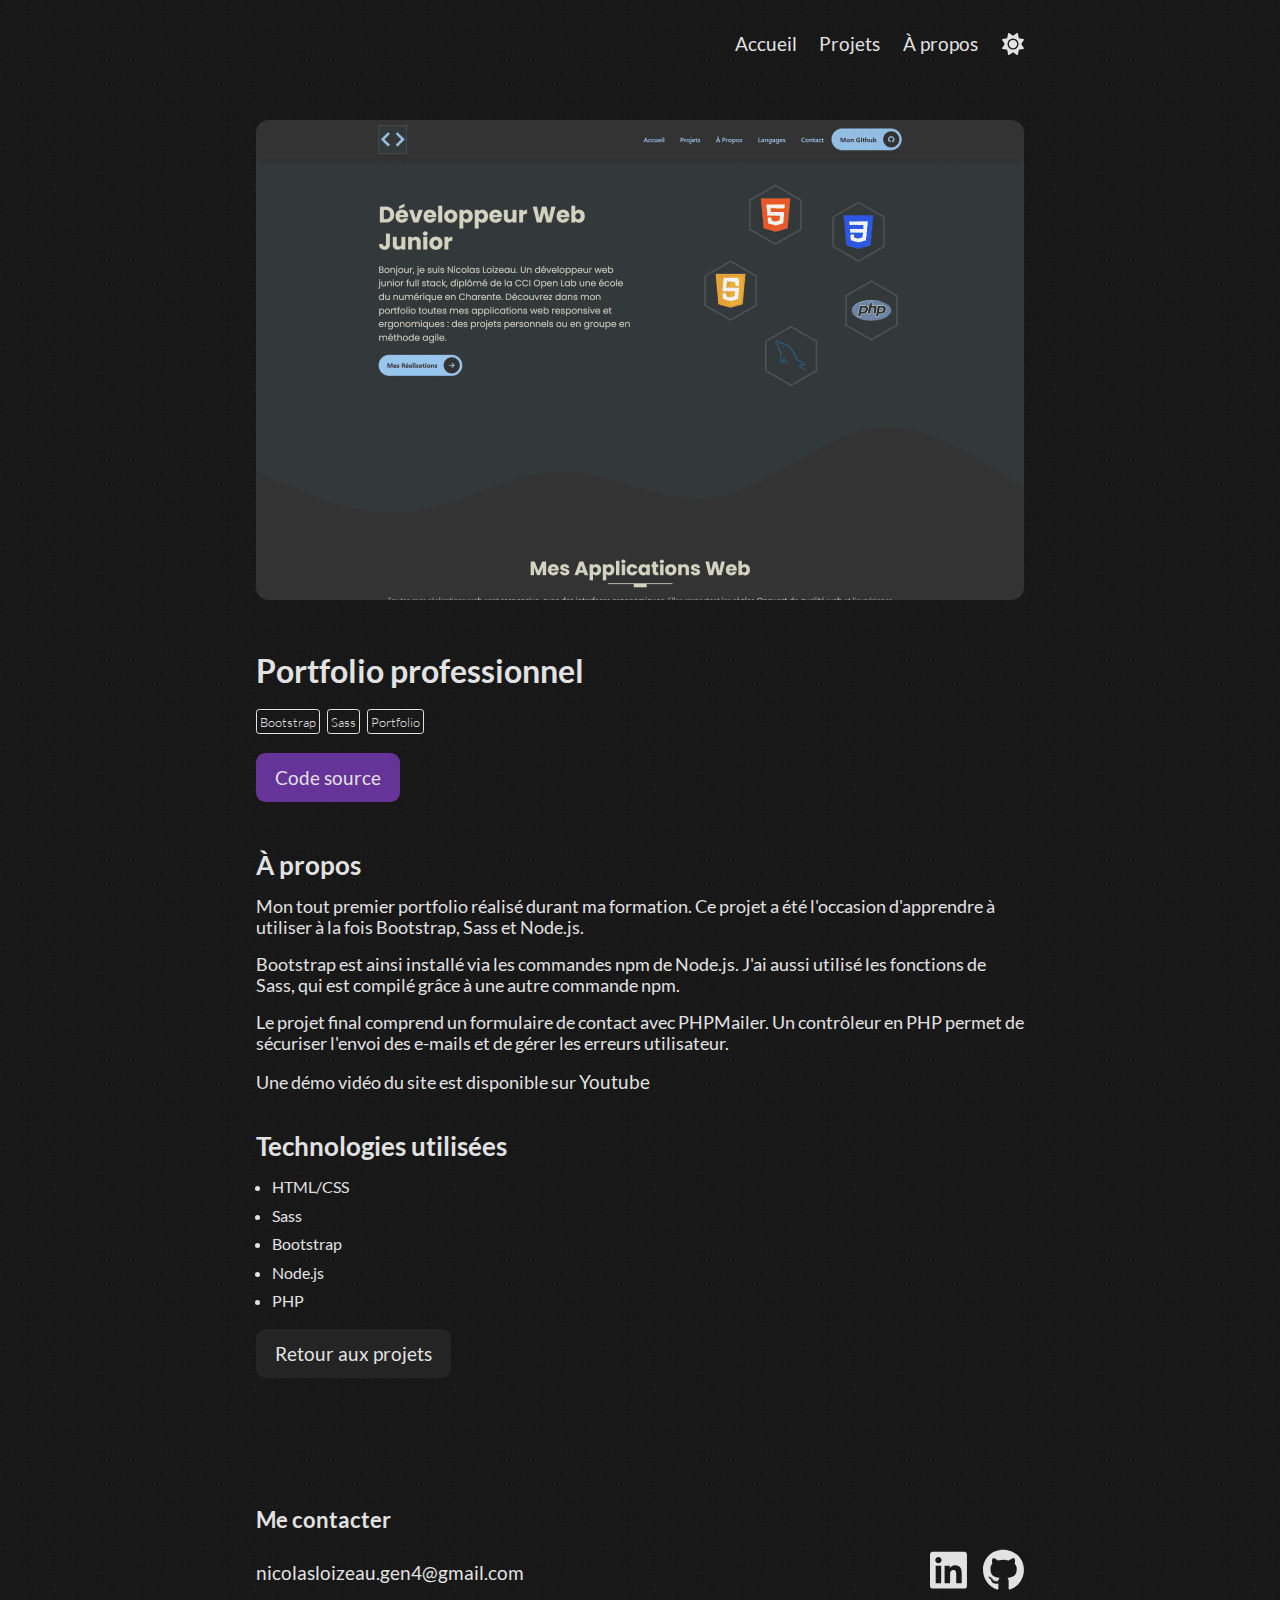
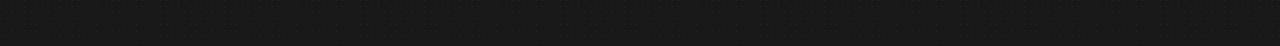
<file: portfolio.html>
<!DOCTYPE html>
<html lang="fr">

<head>
    <meta charset="UTF-8">
    <meta http-equiv="X-UA-Compatible" content="IE=edge">
    <meta name="viewport" content="width=device-width, initial-scale=1.0">
    <meta name="description" content="Développeur web freelance en Charente Nicolas Loizeau réalise vos sites internet. 
    Référencement, site vitrine, administration web, e-commerce, sont conçus pour les professionnels">
    <meta name="author" content="Nicolas Loizeau">
    <link rel="canonical" href="https://nicolasgen4.github.io/portfolio/portfolio.html">
    <meta property="og:locale" content="fr_FR">
    <meta property="og:type" content="website">
    <meta property="og:title" content="Développeur web Nicolas Loizeau">
    <meta property="og:image" content="https://nicolasgen4.github.io/portfolio/public/images/vignette.png">
    <meta property="og:description" content="Développeur web freelance en Charente Nicolas Loizeau réalise vos sites internet. 
    Référencement, site vitrine, administration web, e-commerce, sont conçus pour les professionnels">
    <meta property="og:url" content="https://nicolasgen4.github.io/portfolio">
    <title>Nicolas Loizeau &#124; Portfolio</title>
    <link rel="stylesheet" href="public/css/normalize.css">
    <link rel="stylesheet" href="public/css/fonts.css">
    <link rel="stylesheet" href="public/css/global.css">
    <link rel="stylesheet" href="public/css/layout.css">
    <link rel="stylesheet" href="public/css/themes.css">
    <link rel="stylesheet" href="public/css/components.css">
    <link rel="stylesheet" href="public/css/sections.css">
    <link rel="shortcut icon" href="public/images/favicon.svg" type="image/x-icon">
    <script src="public/js/scripts.js" defer></script>
</head>

<body class="wrapper flex-column dark">

    <nav>
        <ul class="main-nav flex-wrap flex-end">
            <li>
                <a href="index.html" class="link dark-link">Accueil</a>
            </li>
            <li>
                <a href="projets.html" class="link dark-link">Projets</a>
            </li>
            <li>
                <a href="apropos.html" class="link dark-link">À propos</a>
            </li>
            <li class="toggle flex-wrap flex-vcentre flex-end" id="theme">
                <img src="public/images/sun.svg" alt="Bouton de changement de thème" id="icone-theme"
                    title="Basculer le thème">
            </li>
        </ul>
    </nav>

    <main class="main-content flex-column projet">


        <img src="public/images/projets/portfolio.png" alt="Portfolio professionnel" width="768" height="480">

        <h1>Portfolio professionnel</h1>

        <div class="tags flex-wrap">
            <strong class="tag dark-tag">Bootstrap</strong>
            <strong class="tag dark-tag">Sass</strong>
            <strong class="tag dark-tag">Portfolio</strong>
        </div>

        <a href="https://github.com/nicolasgen4/portfolioProfessionnel" class="purple-button button"
            title="Voir sur Github">
            Code source</a>

        <div class="infos flex-column">
            <section class="flex-column">
                <h3>À propos</h3>

                <p>Mon tout premier portfolio réalisé durant ma formation. Ce projet a été l'occasion d'apprendre
                    à utiliser à la fois Bootstrap, Sass et Node.js.
                </p>
                <p>Bootstrap est ainsi installé via les commandes npm de Node.js. J'ai aussi utilisé les fonctions
                    de Sass, qui est compilé grâce à une autre commande npm.
                </p>
                <p>Le projet final comprend un formulaire de contact avec PHPMailer. Un contrôleur en PHP permet de
                    sécuriser l'envoi des e-mails et de gérer les erreurs utilisateur.
                </p>
                <p>Une démo vidéo du site est disponible sur <a href="https://youtu.be/n544oL_5Ax0"
                        class="link dark-link">Youtube</a></p>
            </section>

            <section class="flex-column">
                <h3>Technologies utilisées</h3>

                <ul class="tools flex-column">
                    <li>HTML/CSS</li>
                    <li>Sass</li>
                    <li>Bootstrap</li>
                    <li>Node.js</li>
                    <li>PHP</li>
                </ul>
            </section>
        </div>

        <a href="projets.html" class="dark-link dark-button button">Retour aux projets</a>

        <a href="#" id="page-up" class="link dark-link">&#8743;</a>

    </main>

    <footer class="flex-column">
        <h4>Me contacter</h4>
        <div class="flex-wrap flex-vcentre flex-btw gap">
            <a href="mailto:nicolasloizeau.gen4@gmail.com" class="link dark-link">
                nicolasloizeau.gen4@gmail.com
            </a>
            <div class="flex-wrap gap">
                <a href="https://www.linkedin.com/in/nicolasdev/" class="dark-link">
                    <svg xmlns="http://www.w3.org/2000/svg" height="2.2em" class="svg dark-svg"
                        viewBox="0 0 448 512"><!--! Font Awesome Free 6.4.0 by @fontawesome - https://fontawesome.com License - https://fontawesome.com/license (Commercial License) Copyright 2023 Fonticons, Inc. -->
                        <title>Continuer vers Linkedin</title>
                        <path
                            d="M416 32H31.9C14.3 32 0 46.5 0 64.3v383.4C0 465.5 14.3 480 31.9 480H416c17.6 0 32-14.5 32-32.3V64.3c0-17.8-14.4-32.3-32-32.3zM135.4 416H69V202.2h66.5V416zm-33.2-243c-21.3 0-38.5-17.3-38.5-38.5S80.9 96 102.2 96c21.2 0 38.5 17.3 38.5 38.5 0 21.3-17.2 38.5-38.5 38.5zm282.1 243h-66.4V312c0-24.8-.5-56.7-34.5-56.7-34.6 0-39.9 27-39.9 54.9V416h-66.4V202.2h63.7v29.2h.9c8.9-16.8 30.6-34.5 62.9-34.5 67.2 0 79.7 44.3 79.7 101.9V416z" />
                    </svg>
                    <span class="screen-reader screen-reader-focus">Mon linkedin</span>

                </a>
                <a href="https://github.com/nicolasgen4" class="dark-link">
                    <svg xmlns="http://www.w3.org/2000/svg" height="2.2em" class="svg dark-svg"
                        viewBox="0 0 496 512"><!--! Font Awesome Free 6.4.0 by @fontawesome - https://fontawesome.com License - https://fontawesome.com/license (Commercial License) Copyright 2023 Fonticons, Inc. -->
                        <title>Continuer vers Github</title>
                        <path
                            d="M165.9 397.4c0 2-2.3 3.6-5.2 3.6-3.3.3-5.6-1.3-5.6-3.6 0-2 2.3-3.6 5.2-3.6 3-.3 5.6 1.3 5.6 3.6zm-31.1-4.5c-.7 2 1.3 4.3 4.3 4.9 2.6 1 5.6 0 6.2-2s-1.3-4.3-4.3-5.2c-2.6-.7-5.5.3-6.2 2.3zm44.2-1.7c-2.9.7-4.9 2.6-4.6 4.9.3 2 2.9 3.3 5.9 2.6 2.9-.7 4.9-2.6 4.6-4.6-.3-1.9-3-3.2-5.9-2.9zM244.8 8C106.1 8 0 113.3 0 252c0 110.9 69.8 205.8 169.5 239.2 12.8 2.3 17.3-5.6 17.3-12.1 0-6.2-.3-40.4-.3-61.4 0 0-70 15-84.7-29.8 0 0-11.4-29.1-27.8-36.6 0 0-22.9-15.7 1.6-15.4 0 0 24.9 2 38.6 25.8 21.9 38.6 58.6 27.5 72.9 20.9 2.3-16 8.8-27.1 16-33.7-55.9-6.2-112.3-14.3-112.3-110.5 0-27.5 7.6-41.3 23.6-58.9-2.6-6.5-11.1-33.3 2.6-67.9 20.9-6.5 69 27 69 27 20-5.6 41.5-8.5 62.8-8.5s42.8 2.9 62.8 8.5c0 0 48.1-33.6 69-27 13.7 34.7 5.2 61.4 2.6 67.9 16 17.7 25.8 31.5 25.8 58.9 0 96.5-58.9 104.2-114.8 110.5 9.2 7.9 17 22.9 17 46.4 0 33.7-.3 75.4-.3 83.6 0 6.5 4.6 14.4 17.3 12.1C428.2 457.8 496 362.9 496 252 496 113.3 383.5 8 244.8 8zM97.2 352.9c-1.3 1-1 3.3.7 5.2 1.6 1.6 3.9 2.3 5.2 1 1.3-1 1-3.3-.7-5.2-1.6-1.6-3.9-2.3-5.2-1zm-10.8-8.1c-.7 1.3.3 2.9 2.3 3.9 1.6 1 3.6.7 4.3-.7.7-1.3-.3-2.9-2.3-3.9-2-.6-3.6-.3-4.3.7zm32.4 35.6c-1.6 1.3-1 4.3 1.3 6.2 2.3 2.3 5.2 2.6 6.5 1 1.3-1.3.7-4.3-1.3-6.2-2.2-2.3-5.2-2.6-6.5-1zm-11.4-14.7c-1.6 1-1.6 3.6 0 5.9 1.6 2.3 4.3 3.3 5.6 2.3 1.6-1.3 1.6-3.9 0-6.2-1.4-2.3-4-3.3-5.6-2z" />
                    </svg>
                    <span class="screen-reader screen-reader-focus">Mon Github</span>
                </a>
            </div>
        </div>
    </footer>

</body>

</html>
</file>
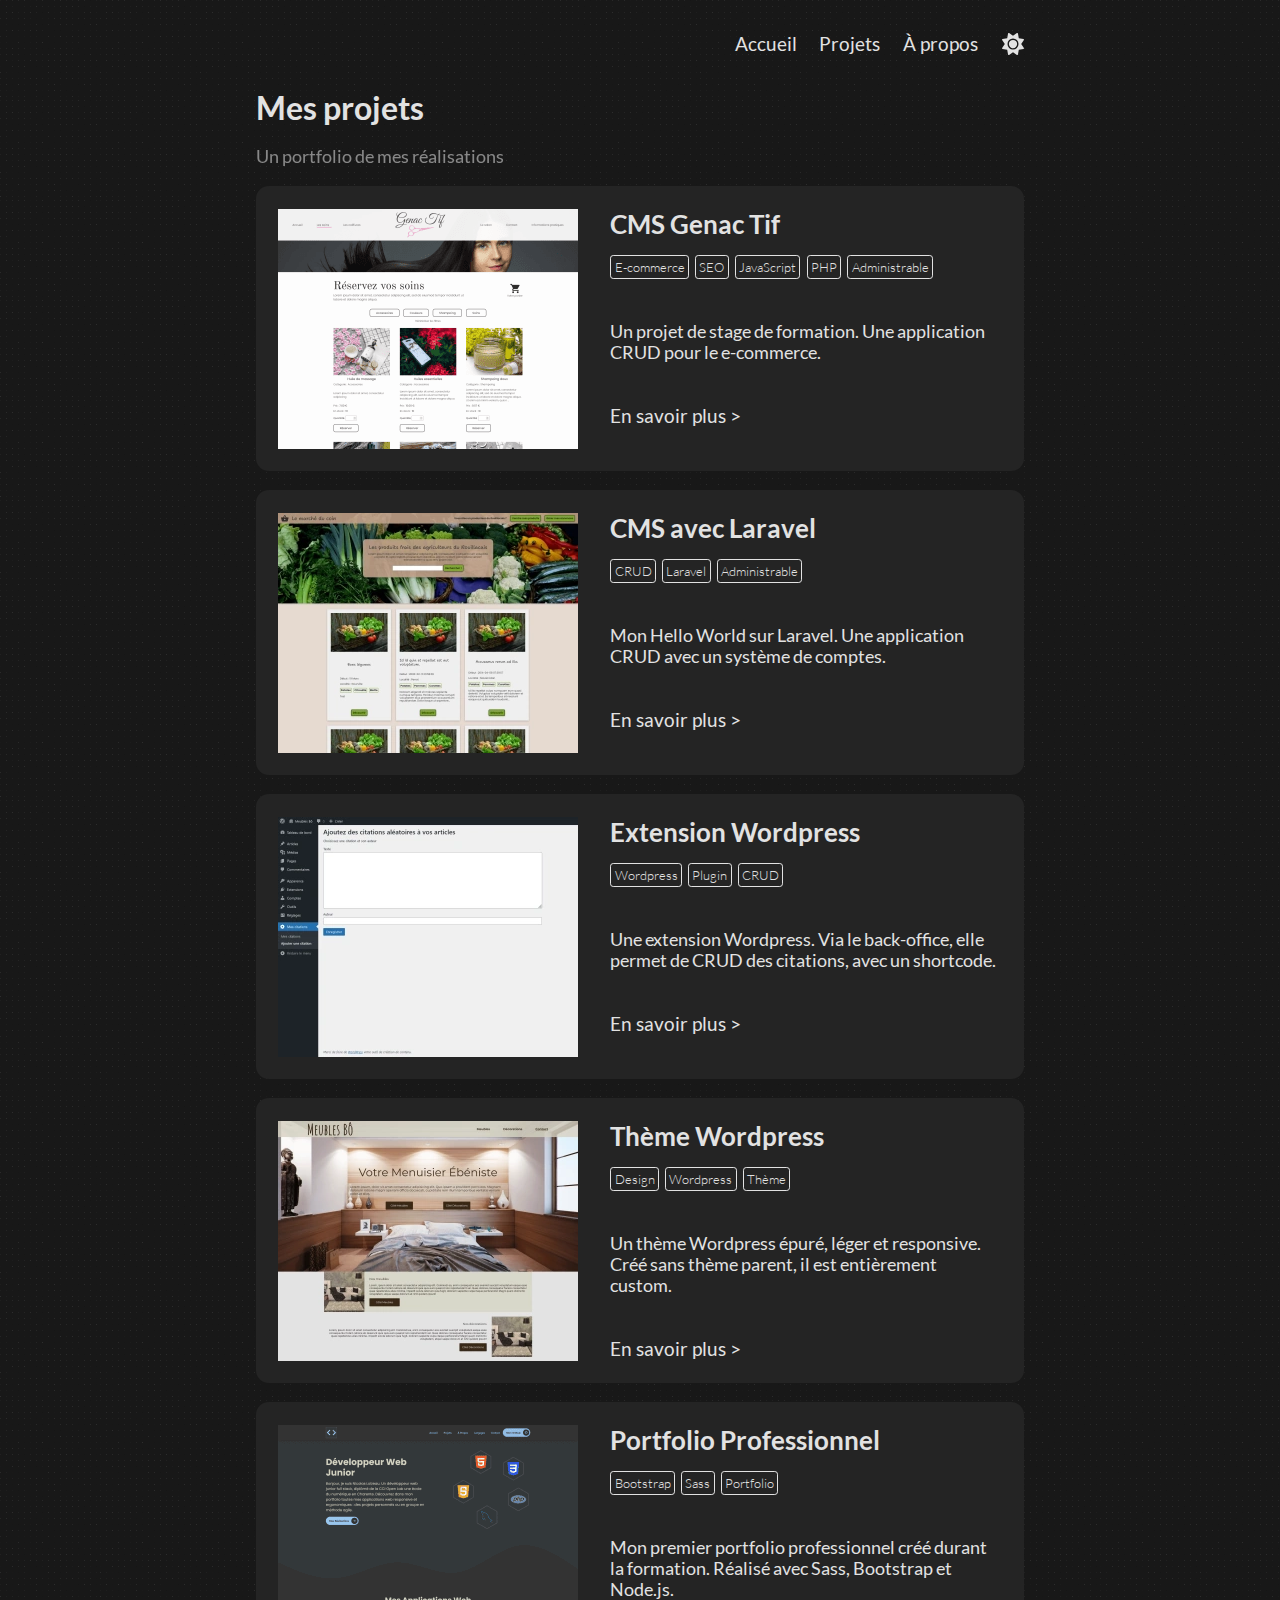
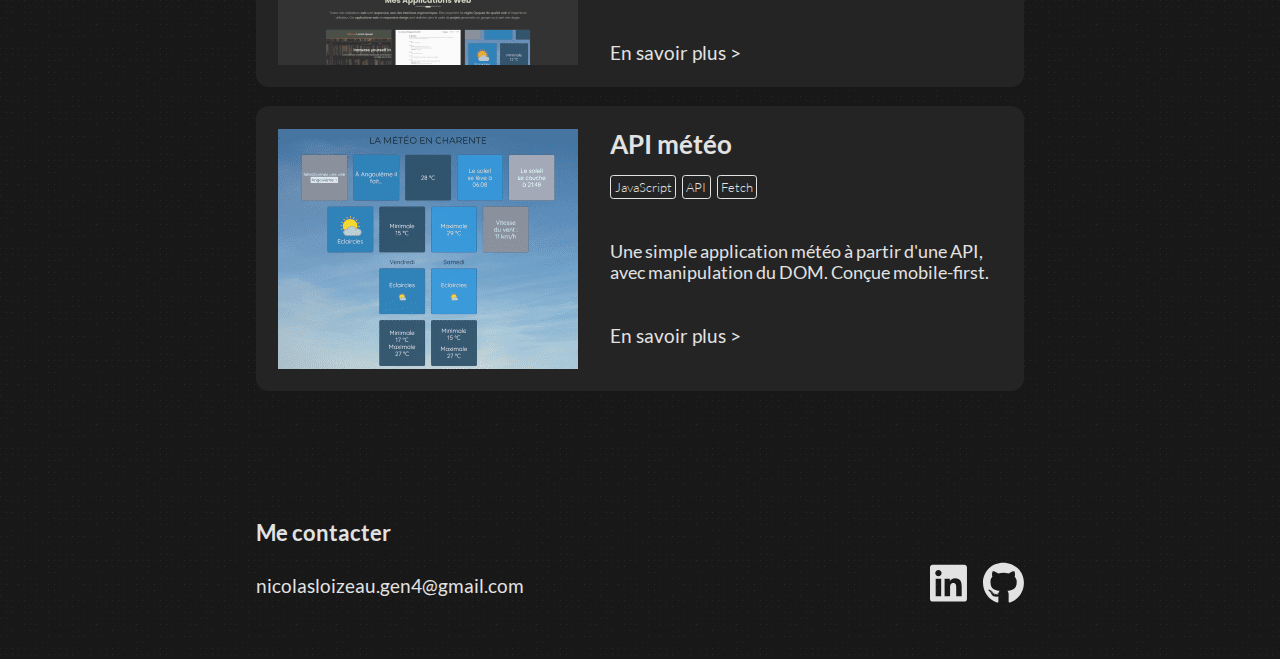
<file: projets.html>
<!DOCTYPE html>
<html lang="fr">

<head>
    <meta charset="UTF-8">
    <meta http-equiv="X-UA-Compatible" content="IE=edge">
    <meta name="viewport" content="width=device-width, initial-scale=1.0">
    <meta name="description" content="Développeur web freelance en Charente Nicolas Loizeau réalise vos sites internet. 
    Référencement, site vitrine, administration web, e-commerce, sont conçus pour les professionnels">
    <meta name="author" content="Nicolas Loizeau">
    <link rel="canonical" href="https://nicolasgen4.github.io/portfolio/projets.html">
    <meta property="og:locale" content="fr_FR">
    <meta property="og:type" content="website">
    <meta property="og:title" content="Développeur web Nicolas Loizeau">
    <meta property="og:image" content="https://nicolasgen4.github.io/portfolio/public/images/vignette.png">
    <meta property="og:description" content="Développeur web freelance en Charente Nicolas Loizeau réalise vos sites internet. 
    Référencement, site vitrine, administration web, e-commerce, sont conçus pour les professionnels">
    <meta property="og:url" content="https://nicolasgen4.github.io/portfolio">
    <title>Nicolas Loizeau &#124; Projets</title>
    <link rel="stylesheet" href="public/css/styles.css">
    <link rel="shortcut icon" href="public/images/favicon.svg" type="image/x-icon">
    <script src="public/js/scripts.js" defer></script>
</head>

<body class="wrapper flex-column dark">

    <nav>
        <ul class="main-nav flex-wrap flex-end">
            <li>
                <a href="index.html" class="link dark-link">Accueil</a>
            </li>
            <li>
                <a href="projets.html" class="link dark-link">Projets</a>
            </li>
            <li>
                <a href="apropos.html" class="link dark-link">À propos</a>
            </li>
            <li class="toggle flex-wrap flex-vcentre flex-end" id="theme">
                <img src="public/images/sun.svg" alt="Bouton de changement de thème" id="icone-theme"
                    title="Basculer le thème">
            </li>
        </ul>
    </nav>

    <main class="main-content flex-column">

        <h1>Mes projets</h1>

        <h2 class="subtitle">Un portfolio de mes réalisations</h2>

        <section class="card flex-hcentre flex-vcentre flex-stretch dark-card">
            <img src="public/images/projets/genac-tif_mini.png" alt="CMS PHP MySQL" width="300" height="240">
            <div class="card-infos grow flex-column gap">
                <h3>CMS Genac Tif</h3>
                <div class="tags flex-wrap">
                    <strong class="tag dark-tag">E-commerce</strong>
                    <strong class="tag dark-tag">SEO</strong>
                    <strong class="tag dark-tag">JavaScript</strong>
                    <strong class="tag dark-tag">PHP</strong>
                    <strong class="tag dark-tag">Administrable</strong>
                </div>
                <p>Un projet de stage de formation. Une application CRUD pour
                    le e-commerce.
                </p>
                <a href="genac-tif.html" class="link dark-link">En savoir plus &gt;</a>
            </div>
        </section>

        <section class="card flex-hcentre flex-vcentre flex-stretch dark-card">
            <img src="public/images/projets/laravel-cms_mini.webp" alt="CMS Laravel MySQL" width="300" height="240">
            <div class="card-infos grow flex-column gap">
                <h3>CMS avec Laravel</h3>
                <div class="tags flex-wrap">
                    <strong class="tag dark-tag">CRUD</strong>
                    <strong class="tag dark-tag">Laravel</strong>
                    <strong class="tag dark-tag">Administrable</strong>
                </div>
                <p>Mon Hello World sur Laravel. Une application CRUD avec un
                    système de comptes.
                </p>
                <a href="cms-laravel.html" class="link dark-link">En savoir plus &gt;</a>
            </div>
        </section>

        <section class="card flex-hcentre flex-vcentre flex-stretch dark-card">
            <img src="public/images/projets/citations-aleatoires_mini.webp" alt="Extension Wordpress" width="300"
                height="240" style="object-position: 0 0;">
            <div class="card-infos grow flex-column gap">
                <h3>Extension Wordpress</h3>
                <div class="tags flex-wrap">
                    <strong class="tag dark-tag">Wordpress</strong>
                    <strong class="tag dark-tag">Plugin</strong>
                    <strong class="tag dark-tag">CRUD</strong>
                </div>
                <p>Une extension Wordpress. Via le back-office, elle permet
                    de CRUD des citations, avec un shortcode.
                </p>
                <a href="extension-wp.html" class="link dark-link">En savoir plus &gt;</a>
            </div>
        </section>

        <section class="card flex-hcentre flex-vcentre flex-stretch dark-card">
            <img src="public/images/projets/simple-vitrine_mini.webp" alt="Thème Wordpress" width="300" height="240"
                loading="lazy">
            <div class="card-infos grow flex-column gap">
                <h3>Thème Wordpress</h3>
                <div class="tags flex-wrap">
                    <strong class="tag dark-tag">Design</strong>
                    <strong class="tag dark-tag">Wordpress</strong>
                    <strong class="tag dark-tag">Thème</strong>
                </div>
                <p>Un thème Wordpress épuré, léger et responsive.
                    Créé sans thème parent, il est entièrement custom.
                </p>
                <a href="theme-wp.html" class="link dark-link">En savoir plus &gt;</a>
            </div>
        </section>

        <section class="card flex-hcentre flex-vcentre flex-stretch dark-card">
            <img src="public/images/projets/portfolio_mini.png" alt="Portfolio professionnel" width="300" height="240"
                loading="lazy">
            <div class="card-infos grow flex-column gap">
                <h3>Portfolio Professionnel</h3>
                <div class="tags flex-wrap">
                    <strong class="tag dark-tag">Bootstrap</strong>
                    <strong class="tag dark-tag">Sass</strong>
                    <strong class="tag dark-tag">Portfolio</strong>
                </div>
                <p>Mon premier portfolio professionnel créé durant la formation.
                    Réalisé avec Sass, Bootstrap et Node.js.</p>
                <a href="portfolio.html" class="link dark-link">En savoir plus &gt;</a>
            </div>
        </section>

        <section class="card flex-hcentre flex-vcentre flex-stretch dark-card">
            <img src="public/images/projets/meteo_mini.png" alt="API Météo JavaScript" width="300" height="240"
                loading="lazy">
            <div class="card-infos grow flex-column gap">
                <h3>API météo</h3>
                <div class="tags flex-wrap">
                    <strong class="tag dark-tag">JavaScript</strong>
                    <strong class="tag dark-tag">API</strong>
                    <strong class="tag dark-tag">Fetch</strong>
                </div>
                <p>Une simple application météo à partir d'une API,
                    avec manipulation du DOM. Conçue mobile-first.</p>
                <a href="meteo.html" class="link dark-link">En savoir plus &gt;</a>
            </div>
        </section>

        <a href="#" id="page-up" class="link dark-link">&#8743;</a>

    </main>

    <footer class="flex-column">
        <h4>Me contacter</h4>
        <div class="flex-wrap flex-vcentre flex-btw gap">
            <a href="mailto:nicolasloizeau.gen4@gmail.com" class="link dark-link">
                nicolasloizeau.gen4@gmail.com
            </a>
            <div class="flex-wrap gap">
                <a href="https://www.linkedin.com/in/nicolasdev/" class="dark-link">
                    <svg xmlns="http://www.w3.org/2000/svg" height="2.2em" class="svg dark-svg"
                        viewBox="0 0 448 512"><!--! Font Awesome Free 6.4.0 by @fontawesome - https://fontawesome.com License - https://fontawesome.com/license (Commercial License) Copyright 2023 Fonticons, Inc. -->
                        <title>Continuer vers Linkedin</title>
                        <path
                            d="M416 32H31.9C14.3 32 0 46.5 0 64.3v383.4C0 465.5 14.3 480 31.9 480H416c17.6 0 32-14.5 32-32.3V64.3c0-17.8-14.4-32.3-32-32.3zM135.4 416H69V202.2h66.5V416zm-33.2-243c-21.3 0-38.5-17.3-38.5-38.5S80.9 96 102.2 96c21.2 0 38.5 17.3 38.5 38.5 0 21.3-17.2 38.5-38.5 38.5zm282.1 243h-66.4V312c0-24.8-.5-56.7-34.5-56.7-34.6 0-39.9 27-39.9 54.9V416h-66.4V202.2h63.7v29.2h.9c8.9-16.8 30.6-34.5 62.9-34.5 67.2 0 79.7 44.3 79.7 101.9V416z" />
                    </svg>
                    <span class="screen-reader screen-reader-focus">Mon linkedin</span>

                </a>
                <a href="https://github.com/nicolasgen4" class="dark-link">
                    <svg xmlns="http://www.w3.org/2000/svg" height="2.2em" class="svg dark-svg"
                        viewBox="0 0 496 512"><!--! Font Awesome Free 6.4.0 by @fontawesome - https://fontawesome.com License - https://fontawesome.com/license (Commercial License) Copyright 2023 Fonticons, Inc. -->
                        <title>Continuer vers Github</title>
                        <path
                            d="M165.9 397.4c0 2-2.3 3.6-5.2 3.6-3.3.3-5.6-1.3-5.6-3.6 0-2 2.3-3.6 5.2-3.6 3-.3 5.6 1.3 5.6 3.6zm-31.1-4.5c-.7 2 1.3 4.3 4.3 4.9 2.6 1 5.6 0 6.2-2s-1.3-4.3-4.3-5.2c-2.6-.7-5.5.3-6.2 2.3zm44.2-1.7c-2.9.7-4.9 2.6-4.6 4.9.3 2 2.9 3.3 5.9 2.6 2.9-.7 4.9-2.6 4.6-4.6-.3-1.9-3-3.2-5.9-2.9zM244.8 8C106.1 8 0 113.3 0 252c0 110.9 69.8 205.8 169.5 239.2 12.8 2.3 17.3-5.6 17.3-12.1 0-6.2-.3-40.4-.3-61.4 0 0-70 15-84.7-29.8 0 0-11.4-29.1-27.8-36.6 0 0-22.9-15.7 1.6-15.4 0 0 24.9 2 38.6 25.8 21.9 38.6 58.6 27.5 72.9 20.9 2.3-16 8.8-27.1 16-33.7-55.9-6.2-112.3-14.3-112.3-110.5 0-27.5 7.6-41.3 23.6-58.9-2.6-6.5-11.1-33.3 2.6-67.9 20.9-6.5 69 27 69 27 20-5.6 41.5-8.5 62.8-8.5s42.8 2.9 62.8 8.5c0 0 48.1-33.6 69-27 13.7 34.7 5.2 61.4 2.6 67.9 16 17.7 25.8 31.5 25.8 58.9 0 96.5-58.9 104.2-114.8 110.5 9.2 7.9 17 22.9 17 46.4 0 33.7-.3 75.4-.3 83.6 0 6.5 4.6 14.4 17.3 12.1C428.2 457.8 496 362.9 496 252 496 113.3 383.5 8 244.8 8zM97.2 352.9c-1.3 1-1 3.3.7 5.2 1.6 1.6 3.9 2.3 5.2 1 1.3-1 1-3.3-.7-5.2-1.6-1.6-3.9-2.3-5.2-1zm-10.8-8.1c-.7 1.3.3 2.9 2.3 3.9 1.6 1 3.6.7 4.3-.7.7-1.3-.3-2.9-2.3-3.9-2-.6-3.6-.3-4.3.7zm32.4 35.6c-1.6 1.3-1 4.3 1.3 6.2 2.3 2.3 5.2 2.6 6.5 1 1.3-1.3.7-4.3-1.3-6.2-2.2-2.3-5.2-2.6-6.5-1zm-11.4-14.7c-1.6 1-1.6 3.6 0 5.9 1.6 2.3 4.3 3.3 5.6 2.3 1.6-1.3 1.6-3.9 0-6.2-1.4-2.3-4-3.3-5.6-2z" />
                    </svg>
                    <span class="screen-reader screen-reader-focus">Mon Github</span>
                </a>
            </div>
        </div>
    </footer>

</body>

</html>
</file>
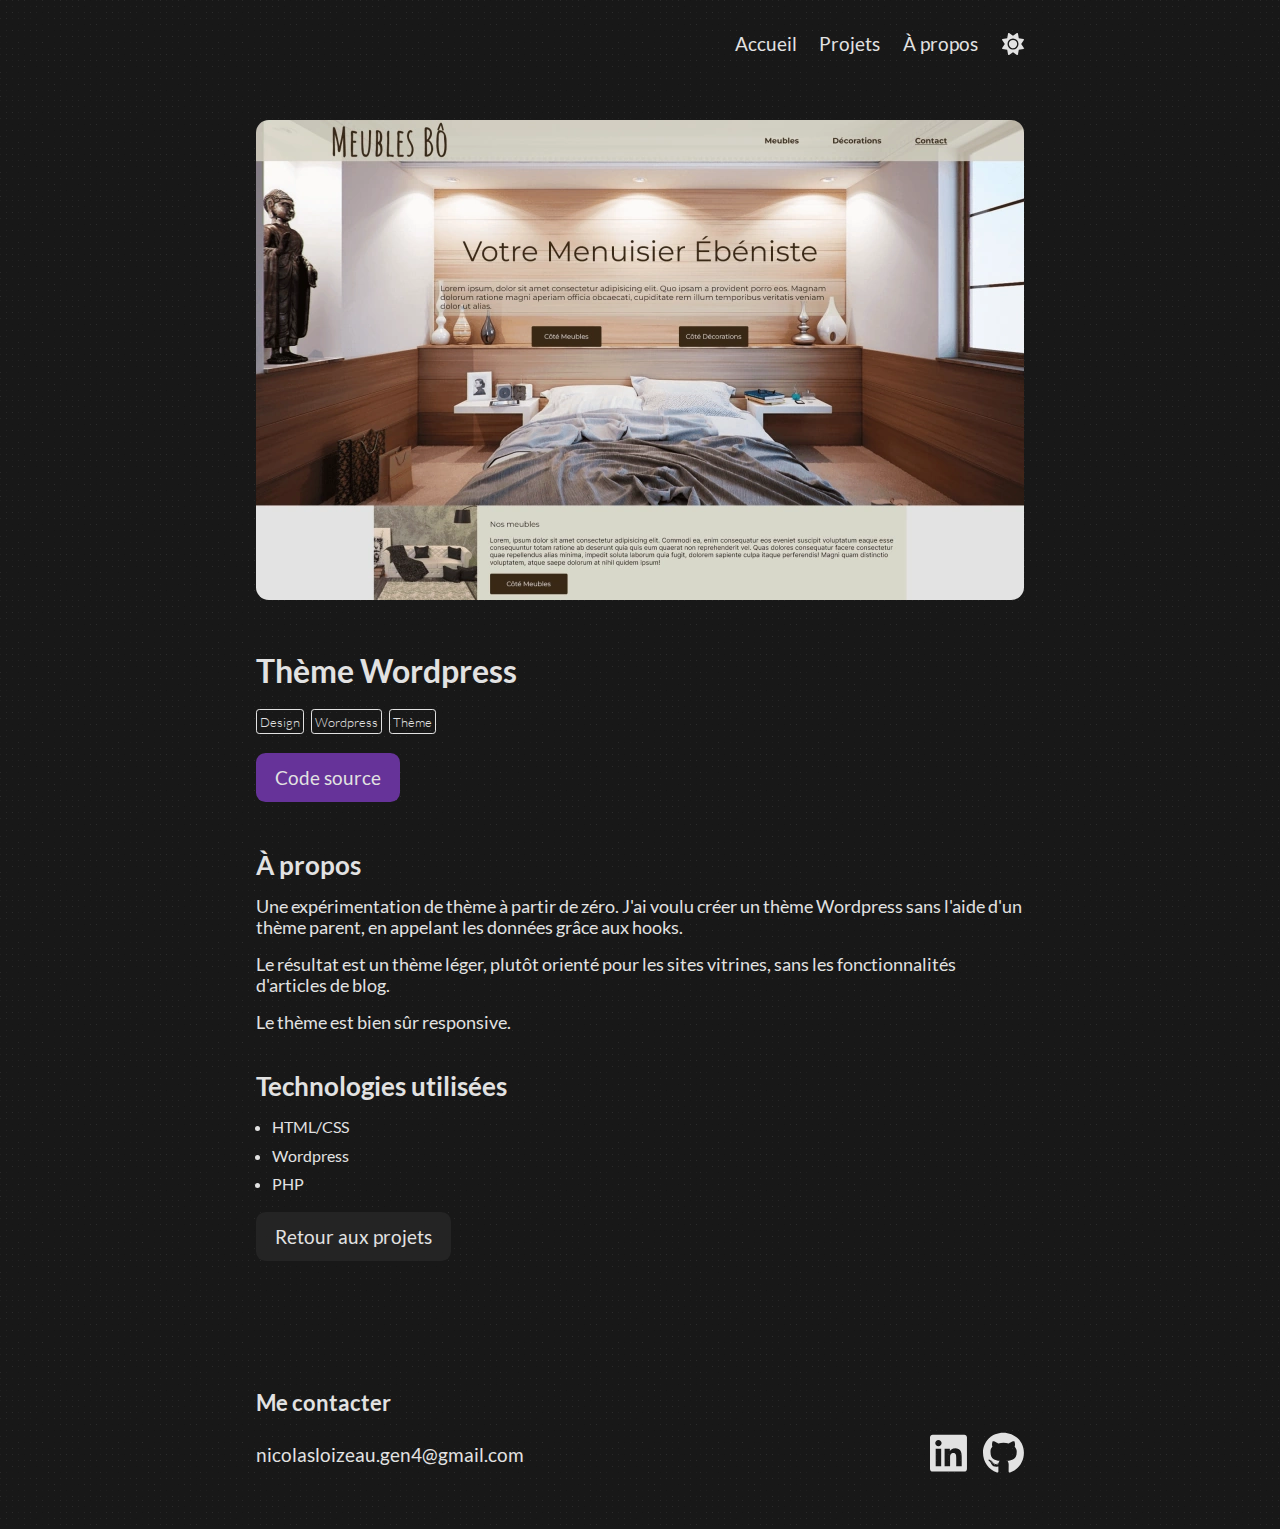
<file: theme-wp.html>
<!DOCTYPE html>
<html lang="fr">

<head>
    <meta charset="UTF-8">
    <meta http-equiv="X-UA-Compatible" content="IE=edge">
    <meta name="viewport" content="width=device-width, initial-scale=1.0">
    <meta name="description" content="Développeur web freelance en Charente Nicolas Loizeau réalise vos sites internet. 
    Référencement, site vitrine, administration web, e-commerce, sont conçus pour les professionnels">
    <meta name="author" content="Nicolas Loizeau">
    <link rel="canonical" href="https://nicolasgen4.github.io/portfolio/theme-wp.html">
    <meta property="og:locale" content="fr_FR">
    <meta property="og:type" content="website">
    <meta property="og:title" content="Développeur web Nicolas Loizeau">
    <meta property="og:image" content="https://nicolasgen4.github.io/portfolio/public/images/vignette.png">
    <meta property="og:description" content="Développeur web freelance en Charente Nicolas Loizeau réalise vos sites internet. 
    Référencement, site vitrine, administration web, e-commerce, sont conçus pour les professionnels">
    <meta property="og:url" content="https://nicolasgen4.github.io/portfolio">
    <title>Nicolas Loizeau &#124; Thème Wordpress</title>
    <link rel="stylesheet" href="public/css/styles.css">
    <link rel="shortcut icon" href="public/images/favicon.svg" type="image/x-icon">
    <script src="public/js/scripts.js" defer></script>
</head>

<body class="wrapper flex-column dark">

    <nav>
        <ul class="main-nav flex-wrap flex-end">
            <li>
                <a href="index.html" class="link dark-link">Accueil</a>
            </li>
            <li>
                <a href="projets.html" class="link dark-link">Projets</a>
            </li>
            <li>
                <a href="apropos.html" class="link dark-link">À propos</a>
            </li>
            <li class="toggle flex-wrap flex-vcentre flex-end" id="theme">
                <img src="public/images/sun.svg" alt="Bouton de changement de thème" id="icone-theme"
                    title="Basculer le thème">
            </li>
        </ul>
    </nav>

    <main class="main-content flex-column projet">


        <img src="public/images/projets/simple-vitrine.webp" alt="Wordpress thème" width="768" height="480">

        <h1>Thème Wordpress</h1>

        <div class="tags flex-wrap">
            <strong class="tag dark-tag">Design</strong>
            <strong class="tag dark-tag">Wordpress</strong>
            <strong class="tag dark-tag">Thème</strong>
        </div>

        <a href="https://github.com/nicolasgen4/simpleVitrine" class="purple-button button" title="Voir sur Github">
            Code source</a>

        <div class="infos flex-column">
            <section class="flex-column">
                <h3>À propos</h3>

                <p>Une expérimentation de thème à partir de zéro. J'ai voulu créer un thème Wordpress
                    sans l'aide d'un thème parent, en appelant les données grâce aux hooks.
                </p>
                <p>Le résultat est un thème léger, plutôt orienté pour les sites vitrines, sans les
                    fonctionnalités d'articles de blog.
                </p>
                <p>Le thème est bien sûr responsive.</p>
            </section>

            <section class="flex-column">
                <h3>Technologies utilisées</h3>

                <ul class="tools flex-column">
                    <li>HTML/CSS</li>
                    <li>Wordpress</li>
                    <li>PHP</li>
                </ul>
            </section>
        </div>

        <a href="projets.html" class="dark-link dark-button button">Retour aux projets</a>

        <a href="#" id="page-up" class="link dark-link">&#8743;</a>

    </main>

    <footer class="flex-column">
        <h4>Me contacter</h4>
        <div class="flex-wrap flex-vcentre flex-btw gap">
            <a href="mailto:nicolasloizeau.gen4@gmail.com" class="link dark-link">
                nicolasloizeau.gen4@gmail.com
            </a>
            <div class="flex-wrap gap">
                <a href="https://www.linkedin.com/in/nicolasdev/" class="dark-link">
                    <svg xmlns="http://www.w3.org/2000/svg" height="2.2em" class="svg dark-svg"
                        viewBox="0 0 448 512"><!--! Font Awesome Free 6.4.0 by @fontawesome - https://fontawesome.com License - https://fontawesome.com/license (Commercial License) Copyright 2023 Fonticons, Inc. -->
                        <title>Continuer vers Linkedin</title>
                        <path
                            d="M416 32H31.9C14.3 32 0 46.5 0 64.3v383.4C0 465.5 14.3 480 31.9 480H416c17.6 0 32-14.5 32-32.3V64.3c0-17.8-14.4-32.3-32-32.3zM135.4 416H69V202.2h66.5V416zm-33.2-243c-21.3 0-38.5-17.3-38.5-38.5S80.9 96 102.2 96c21.2 0 38.5 17.3 38.5 38.5 0 21.3-17.2 38.5-38.5 38.5zm282.1 243h-66.4V312c0-24.8-.5-56.7-34.5-56.7-34.6 0-39.9 27-39.9 54.9V416h-66.4V202.2h63.7v29.2h.9c8.9-16.8 30.6-34.5 62.9-34.5 67.2 0 79.7 44.3 79.7 101.9V416z" />
                    </svg>
                    <span class="screen-reader screen-reader-focus">Mon linkedin</span>

                </a>
                <a href="https://github.com/nicolasgen4" class="dark-link">
                    <svg xmlns="http://www.w3.org/2000/svg" height="2.2em" class="svg dark-svg"
                        viewBox="0 0 496 512"><!--! Font Awesome Free 6.4.0 by @fontawesome - https://fontawesome.com License - https://fontawesome.com/license (Commercial License) Copyright 2023 Fonticons, Inc. -->
                        <title>Continuer vers Github</title>
                        <path
                            d="M165.9 397.4c0 2-2.3 3.6-5.2 3.6-3.3.3-5.6-1.3-5.6-3.6 0-2 2.3-3.6 5.2-3.6 3-.3 5.6 1.3 5.6 3.6zm-31.1-4.5c-.7 2 1.3 4.3 4.3 4.9 2.6 1 5.6 0 6.2-2s-1.3-4.3-4.3-5.2c-2.6-.7-5.5.3-6.2 2.3zm44.2-1.7c-2.9.7-4.9 2.6-4.6 4.9.3 2 2.9 3.3 5.9 2.6 2.9-.7 4.9-2.6 4.6-4.6-.3-1.9-3-3.2-5.9-2.9zM244.8 8C106.1 8 0 113.3 0 252c0 110.9 69.8 205.8 169.5 239.2 12.8 2.3 17.3-5.6 17.3-12.1 0-6.2-.3-40.4-.3-61.4 0 0-70 15-84.7-29.8 0 0-11.4-29.1-27.8-36.6 0 0-22.9-15.7 1.6-15.4 0 0 24.9 2 38.6 25.8 21.9 38.6 58.6 27.5 72.9 20.9 2.3-16 8.8-27.1 16-33.7-55.9-6.2-112.3-14.3-112.3-110.5 0-27.5 7.6-41.3 23.6-58.9-2.6-6.5-11.1-33.3 2.6-67.9 20.9-6.5 69 27 69 27 20-5.6 41.5-8.5 62.8-8.5s42.8 2.9 62.8 8.5c0 0 48.1-33.6 69-27 13.7 34.7 5.2 61.4 2.6 67.9 16 17.7 25.8 31.5 25.8 58.9 0 96.5-58.9 104.2-114.8 110.5 9.2 7.9 17 22.9 17 46.4 0 33.7-.3 75.4-.3 83.6 0 6.5 4.6 14.4 17.3 12.1C428.2 457.8 496 362.9 496 252 496 113.3 383.5 8 244.8 8zM97.2 352.9c-1.3 1-1 3.3.7 5.2 1.6 1.6 3.9 2.3 5.2 1 1.3-1 1-3.3-.7-5.2-1.6-1.6-3.9-2.3-5.2-1zm-10.8-8.1c-.7 1.3.3 2.9 2.3 3.9 1.6 1 3.6.7 4.3-.7.7-1.3-.3-2.9-2.3-3.9-2-.6-3.6-.3-4.3.7zm32.4 35.6c-1.6 1.3-1 4.3 1.3 6.2 2.3 2.3 5.2 2.6 6.5 1 1.3-1.3.7-4.3-1.3-6.2-2.2-2.3-5.2-2.6-6.5-1zm-11.4-14.7c-1.6 1-1.6 3.6 0 5.9 1.6 2.3 4.3 3.3 5.6 2.3 1.6-1.3 1.6-3.9 0-6.2-1.4-2.3-4-3.3-5.6-2z" />
                    </svg>
                    <span class="screen-reader screen-reader-focus">Mon Github</span>
                </a>
            </div>
        </div>
    </footer>

</body>

</html>
</file>
<file: public/css/fonts.css>
/* lato-300 - latin */
@font-face {
    font-display: fallback;
    font-family: 'Lato';
    font-style: normal;
    font-weight: 300;
    src: url('../fonts/lato-v24-latin-300.woff2') format('woff2');
    /* Chrome 36+, Opera 23+, Firefox 39+, Safari 12+, iOS 10+ */
}

/* lato-regular - latin */
@font-face {
    font-display: fallback;
    font-family: 'Lato';
    font-style: normal;
    font-weight: 400;
    src: url('../fonts/lato-v24-latin-regular.woff2') format('woff2');
    /* Chrome 36+, Opera 23+, Firefox 39+, Safari 12+, iOS 10+ */
}

/* lato-700 - latin */
@font-face {
    font-display: fallback;
    font-family: 'Lato';
    font-style: normal;
    font-weight: 700;
    src: url('../fonts/lato-v24-latin-700.woff2') format('woff2');
    /* Chrome 36+, Opera 23+, Firefox 39+, Safari 12+, iOS 10+ */
}
</file>
<file: public/css/global.css>
:root {
    --dark: #242424;
    --light: #e2e2e2;
    --yellow: #d8d803;
    --purple: rebeccapurple;
    --font: 'Lato', Arial, Helvetica, sans-serif;
}

html {
    scroll-behavior: smooth;
    line-height: normal;
}

body {
    box-sizing: border-box;
    font-family: var(--font);
}

img {
    object-fit: contain;
    max-width: 100%;
}

h1,
h2,
h3,
h4,
p,
ul {
    margin: 0;
    padding: 0;
}

a {
    font-size: 1.2rem;
    text-decoration: none;
}

hr {
    width: 300px;
    max-width: 100%;
    height: 1px;
    margin: 4rem 0;
    border: none;
    align-self: center;
}

h1 {
    font-size: 2rem;
}

h3 {
    font-size: 1.6rem;
}

h4 {
    font-size: 1.4rem;
}

p {
    font-size: 1.1rem;
}

svg:hover {
    filter: brightness(120%);
}

footer {
    gap: 1rem;
    margin-top: 8rem;
    margin-bottom: 3.2rem;
}

/*ACCESSIBILITE*/
.screen-reader {
    border: 0;
    clip: rect(0 0 0 0);
    height: 1px;
    margin: -1px;
    overflow: hidden;
    padding: 0;
    position: absolute;
    white-space: nowrap;
    width: 1px;
}

.screen-reader-focus:active,
.screen-reader-focus:focus {
    clip: auto;
    height: auto;
    margin: 0;
    overflow: visible;
    position: static;
    white-space: normal;
    width: auto;
}
</file>
<file: public/css/layout.css>
.wrapper {
    max-width: 800px;
    margin: auto;
    padding: 0 1rem;
}

.flex-column {
    display: flex;
    flex-direction: column;
}

.flex-wrap {
    display: flex;
    flex-wrap: wrap;
}

.flex-btw {
    justify-content: space-between;
}

.flex-vcentre {
    align-items: center;
}

.flex-hcentre {
    justify-content: center;
}

.flex-end {
    justify-content: flex-end;
}

.flex-stretch {
    align-items: stretch;
}

.grow {
    flex-grow: 1;
}

.gap {
    gap: 1rem;
}
</file>
<file: public/css/themes.css>
/*BODY*/
.dark {
    background: var(--dark) url(../images/bg-dark.png);
    color: var(--light);
}

.light {
    background: var(--light) url(../images/bg-light.png);
    color: var(--dark);
}

/*LINK*/
.dark-link {
    color: var(--light);
}

.dark-link:hover {
    color: var(--yellow);
}

.light-link {
    color: var(--dark);
}

.light-link:hover {
    color: var(--purple);
}

/*BUTTON*/
.purple-button {
    background-color: var(--purple);
    color: var(--light);
}

.dark-button {
    background-color: var(--dark);
}

/*SVG*/
.dark-svg {
    fill: var(--light);
}

.light-svg {
    fill: var(--dark);
}

/*HR*/
.dark-hr {
    background-color: var(--light);
}

.light-hr {
    background-color: var(--dark);
}

/*CARD*/
.dark-card {
    background-color: var(--dark);
}

.light-card {
    background-color: #D6D6D6;
}

/*CARD TAGS*/
.dark-tag {
    border: 1px solid var(--light);
}

.light-tag {
    border: 1px solid var(--dark);
}
</file>
<file: public/css/components.css>
.main-nav {
    gap: 1.4rem;
    padding: 2rem 0;
    list-style: none;
}

@media screen and (max-width: 600px) {
    .main-nav {
        flex-direction: column;
        align-items: flex-end;
        gap: 2rem;
    }
}

.toggle {
    width: 24px;
    height: 24px;
}

.toggle img {
    object-fit: unset;
    max-width: unset;
    cursor: pointer;
}

.main-content {
    gap: 1.2rem;
}

.subtitle {
    font-size: 1.1rem;
    font-weight: 400;
    filter: brightness(60%);
}

.button {
    display: block;
    width: fit-content;
    text-align: center;
    padding: 0.8rem 1.2rem;
    border-radius: 0.6rem;
}

.button:hover {
    filter: brightness(120%);
}

.card {
    display: flex;
    padding: 1.4rem;
    gap: 2rem;
    border-radius: 0.8rem;
}

.card-infos p {
    margin: 1.6rem 0;
}

.card img {
    object-fit: cover;
    object-position: top;
    width: 300px;
    max-height: 240px;
}

.tags {
    gap: 0.4rem;
}

.tag {
    display: block;
    padding: 0.2rem;
    border-radius: 0.2rem;
    font-weight: 300;
    font-size: 0.8rem;
}

.tools {
    padding-left: 1rem;
    gap: 0.6rem;
}

.projet .infos {
    gap: 2.4rem;
    margin-top: 1.8rem;
}

.projet .infos section {
    gap: 1rem;
}

.projet img {
    max-height: 480px;
    object-fit: cover;
    object-position: top;
    border-radius: 0.8rem;
    margin: 2rem 0;
}
</file>
<file: public/css/sections.css>
#home-img {
    max-height: 480px;
    object-fit: cover;
    object-position: bottom;
    border-radius: 0.8rem;
    margin: 2rem 0;
}

#home-buttons {
    gap: 1.2rem;
}

#page-up {
    display: none;
    position: fixed;
    right: 1.8rem;
    bottom: 1.8rem;
    width: 70px;
    height: 40px;
    font-size: 2.4rem;
    font-weight: 700;
}
</file>
<file: public/css/styles.css>
/* normalize.css v8.0.1 | MIT License | github.com/necolas/normalize.css */html{line-height:1.15;-webkit-text-size-adjust:100%}body{margin:0}main{display:block}h1{font-size:2em;margin:.67em 0}hr{box-sizing:content-box;height:0;overflow:visible}pre{font-family:monospace,monospace;font-size:1em}a{background-color:transparent}abbr[title]{border-bottom:0;text-decoration:underline;text-decoration:underline dotted}b,strong{font-weight:bolder}code,kbd,samp{font-family:monospace,monospace;font-size:1em}small{font-size:80%}sub,sup{font-size:75%;line-height:0;position:relative;vertical-align:baseline}sub{bottom:-0.25em}sup{top:-0.5em}img{border-style:none}button,input,optgroup,select,textarea{font-family:inherit;font-size:100%;line-height:1.15;margin:0}button,input{overflow:visible}button,select{text-transform:none}button,[type="button"],[type="reset"],[type="submit"]{-webkit-appearance:button}button::-moz-focus-inner,[type="button"]::-moz-focus-inner,[type="reset"]::-moz-focus-inner,[type="submit"]::-moz-focus-inner{border-style:none;padding:0}button:-moz-focusring,[type="button"]:-moz-focusring,[type="reset"]:-moz-focusring,[type="submit"]:-moz-focusring{outline:1px dotted ButtonText}fieldset{padding:.35em .75em .625em}legend{box-sizing:border-box;color:inherit;display:table;max-width:100%;padding:0;white-space:normal}progress{vertical-align:baseline}textarea{overflow:auto}[type="checkbox"],[type="radio"]{box-sizing:border-box;padding:0}[type="number"]::-webkit-inner-spin-button,[type="number"]::-webkit-outer-spin-button{height:auto}[type="search"]{-webkit-appearance:textfield;outline-offset:-2px}[type="search"]::-webkit-search-decoration{-webkit-appearance:none}::-webkit-file-upload-button{-webkit-appearance:button;font:inherit}details{display:block}summary{display:list-item}template{display:none}[hidden]{display:none}@font-face{font-display:fallback;font-family:'Lato';font-style:normal;font-weight:300;src:url('../fonts/lato-v24-latin-300.woff2') format('woff2')}@font-face{font-display:fallback;font-family:'Lato';font-style:italic;font-weight:300;src:url('../fonts/lato-v24-latin-300italic.woff2') format('woff2')}@font-face{font-display:fallback;font-family:'Lato';font-style:normal;font-weight:400;src:url('../fonts/lato-v24-latin-regular.woff2') format('woff2')}@font-face{font-display:fallback;font-family:'Lato';font-style:italic;font-weight:400;src:url('../fonts/lato-v24-latin-italic.woff2') format('woff2')}@font-face{font-display:fallback;font-family:'Lato';font-style:normal;font-weight:700;src:url('../fonts/lato-v24-latin-700.woff2') format('woff2')}@font-face{font-display:fallback;font-family:'Lato';font-style:italic;font-weight:700;src:url('../fonts/lato-v24-latin-700italic.woff2') format('woff2')}:root{--dark:#242424;--light:#e2e2e2;--yellow:#d8d803;--purple:rebeccapurple;--font:'Lato',Arial,Helvetica,sans-serif}html{scroll-behavior:smooth;line-height:normal}body{box-sizing:border-box;font-family:var(--font)}img{object-fit:contain;max-width:100%}h1,h2,h3,h4,p,ul{margin:0;padding:0}a{font-size:1.2rem;text-decoration:none}hr{width:300px;max-width:100%;height:1px;margin:4rem 0;border:0;align-self:center}h1{font-size:2rem}h3{font-size:1.6rem}h4{font-size:1.4rem}p{font-size:1.1rem}svg:hover{filter:brightness(120%)}footer{gap:1rem;margin-top:8rem;margin-bottom:3.2rem}.screen-reader{border:0;clip:rect(0 0 0 0);height:1px;margin:-1px;overflow:hidden;padding:0;position:absolute;white-space:nowrap;width:1px}.screen-reader-focus:active,.screen-reader-focus:focus{clip:auto;height:auto;margin:0;overflow:visible;position:static;white-space:normal;width:auto}.wrapper{max-width:800px;margin:auto;padding:0 1rem}.flex-column{display:flex;flex-direction:column}.flex-wrap{display:flex;flex-wrap:wrap}.flex-btw{justify-content:space-between}.flex-vcentre{align-items:center}.flex-hcentre{justify-content:center}.flex-end{justify-content:flex-end}.flex-stretch{align-items:stretch}.grow{flex-grow:1}.gap{gap:1rem}.dark{background:var(--dark) url(../images/bg-dark.png);color:var(--light)}.light{background:var(--light) url(../images/bg-light.png);color:var(--dark)}.dark-link{color:var(--light)}.dark-link:hover{color:var(--yellow)}.light-link{color:var(--dark)}.light-link:hover{color:var(--purple)}.purple-button{background-color:var(--purple);color:var(--light)}.dark-button{background-color:var(--dark)}.dark-svg{fill:var(--light)}.light-svg{fill:var(--dark)}.dark-hr{background-color:var(--light)}.light-hr{background-color:var(--dark)}.dark-card{background-color:var(--dark)}.light-card{background-color:#d6d6d6}.dark-tag{border:1px solid var(--light)}.light-tag{border:1px solid var(--dark)}.main-nav{gap:1.4rem;padding:2rem 0;list-style:none}@media screen and (max-width:600px){.main-nav{flex-direction:column;align-items:flex-end;gap:2rem}.card{flex-wrap:wrap}}.toggle{width:24px;height:24px}.toggle img{object-fit:unset;max-width:unset;cursor:pointer}.main-content{gap:1.2rem}.subtitle{font-size:1.1rem;font-weight:400;filter:brightness(60%)}.button{display:block;width:fit-content;text-align:center;padding:.8rem 1.2rem;border-radius:.6rem}.button:hover{filter:brightness(120%)}.card{display:flex;padding:1.4rem;gap:2rem;border-radius:.8rem}.card-infos p{margin:1.6rem 0}.card img{object-fit:cover;object-position:top;width:300px;max-height:240px}.tags{gap:.4rem}.tag{display:block;padding:.2rem;border-radius:.2rem;font-weight:300;font-size:.8rem}.tools{padding-left:1rem;gap:.6rem}.projet .infos{gap:2.4rem;margin-top:1.8rem}.projet .infos section{gap:1rem}.projet img{max-height:480px;object-fit:cover;object-position:top;border-radius:.8rem;margin:2rem 0}#home-img{max-height:480px;object-fit:cover;object-position:bottom;border-radius:.8rem;margin:2rem 0}#home-buttons{gap:1.2rem}#page-up{display:none;position:fixed;right:1.8rem;bottom:1.8rem;width:70px;height:40px;font-size:2.4rem;font-weight:700}
</file>
